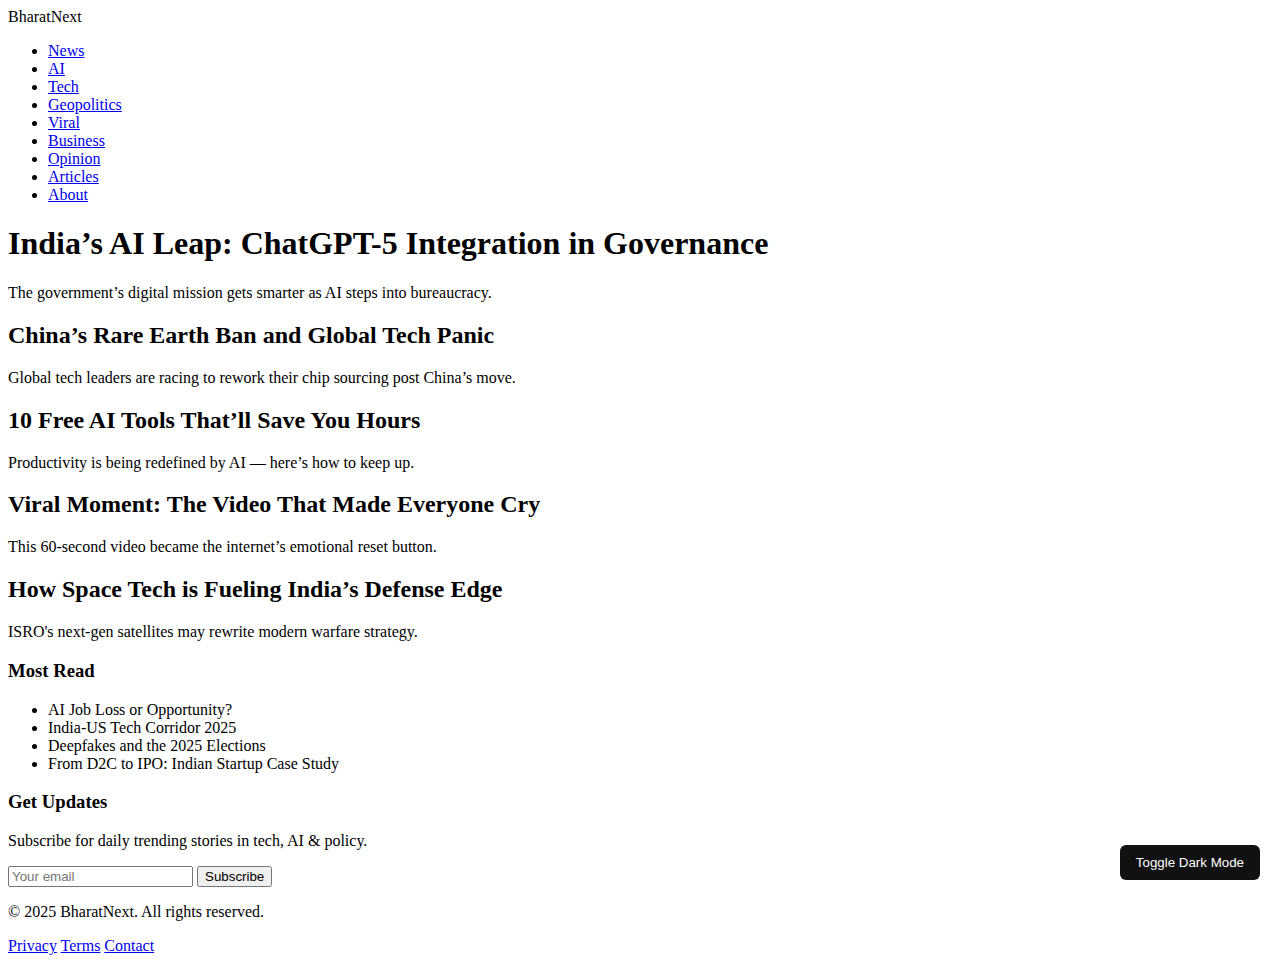
<file: articles/index.html>
<!DOCTYPE html>
<html lang="en">
<head>
  <meta charset="UTF-8">
  <meta name="viewport" content="width=device-width, initial-scale=1.0">
  <meta name="description" content="BharatNext - Tech, AI, Geopolitics, Viral News & Insights">
  <meta name="author" content="BharatNext Team">
  <meta name="keywords" content="BharatNext, tech news, AI updates, geopolitics, India news, trending India, Bharat AI">
  <meta name="robots" content="index, follow">
  <meta name="theme-color" content="#ffffff">
  <meta property="og:title" content="BharatNext - Breaking Tech, AI & Geopolitics News">
  <meta property="og:description" content="Get the latest in AI, tech, geopolitics, viral news, and Indian current affairs">
  <meta property="og:type" content="website">
  <meta property="og:url" content="https://bharatnextai.github.io/BharatNext/">
  <meta property="og:image" content="https://bharatnextai.github.io/BharatNext/og-image.jpg">
  <meta name="twitter:card" content="summary_large_image">
  <meta name="twitter:title" content="BharatNext - Tech. AI. Geopolitics.">
  <meta name="twitter:description" content="Your next-gen Indian news platform for trending stories.">
  <meta name="twitter:image" content="https://bharatnextai.github.io/BharatNext/og-image.jpg">
  <link rel="canonical" href="https://bharatnextai.github.io/BharatNext/" />
  <link rel="icon" href="/favicon.ico" type="image/x-icon">
  <title>BharatNext - Breaking Tech, AI & Geopolitics News</title>
  <link rel="stylesheet" href="style.css">
  <link href="https://fonts.googleapis.com/css2?family=Inter:wght@400;600;700&display=swap" rel="stylesheet">
</head>
<body>
  <header class="site-header">
    <div class="logo">BharatNext</div>
    <nav class="main-nav">
      <ul>
        <li><a href="#">News</a></li>
        <li><a href="#ai">AI</a></li>
        <li><a href="#tech">Tech</a></li>
        <li><a href="#geo">Geopolitics</a></li>
        <li><a href="#viral">Viral</a></li>
        <li><a href="#business">Business</a></li>
        <li><a href="#opinion">Opinion</a></li>
		<li><a href="articles/rise-of-ai-in-india.html">Articles</a></li>
        <li><a href="#about">About</a></li>
      </ul>
    </nav>
  </header>

  <main class="container">
    <section class="featured">
      <article class="featured-article">
        <h1>India’s AI Leap: ChatGPT-5 Integration in Governance</h1>
        <p>The government’s digital mission gets smarter as AI steps into bureaucracy.</p>
      </article>
    </section>

    <section class="grid news-grid">
      <article class="news-card">
        <h2>China’s Rare Earth Ban and Global Tech Panic</h2>
        <p>Global tech leaders are racing to rework their chip sourcing post China’s move.</p>
      </article>
      <article class="news-card">
        <h2>10 Free AI Tools That’ll Save You Hours</h2>
        <p>Productivity is being redefined by AI — here’s how to keep up.</p>
      </article>
      <article class="news-card">
        <h2>Viral Moment: The Video That Made Everyone Cry</h2>
        <p>This 60-second video became the internet’s emotional reset button.</p>
      </article>
      <article class="news-card">
        <h2>How Space Tech is Fueling India’s Defense Edge</h2>
        <p>ISRO's next-gen satellites may rewrite modern warfare strategy.</p>
      </article>
    </section>

    <aside class="sidebar">
      <h3>Most Read</h3>
      <ul>
        <li>AI Job Loss or Opportunity?</li>
        <li>India-US Tech Corridor 2025</li>
        <li>Deepfakes and the 2025 Elections</li>
        <li>From D2C to IPO: Indian Startup Case Study</li>
      </ul>

      <div class="newsletter-box">
        <h3>Get Updates</h3>
        <p>Subscribe for daily trending stories in tech, AI & policy.</p>
        <form>
          <input type="email" placeholder="Your email" required>
          <button type="submit">Subscribe</button>
        </form>
      </div>
    </aside>
  </main>

  <footer class="site-footer">
    <p>&copy; 2025 BharatNext. All rights reserved.</p>
    <nav class="footer-nav">
      <a href="#">Privacy</a>
      <a href="#">Terms</a>
      <a href="#">Contact</a>
    </nav>
  </footer>

  <!-- Dark Mode Toggle Button and Script -->
  <button id="darkModeToggle" style="position: fixed; bottom: 20px; right: 20px; padding: 10px 16px; background: #111; color: #fff; border: none; border-radius: 6px; cursor: pointer; z-index: 999;">
    Toggle Dark Mode
  </button>
  <script>
    const toggleBtn = document.getElementById('darkModeToggle');
    toggleBtn.addEventListener('click', () => {
      document.body.classList.toggle('dark-mode');
      localStorage.setItem('dark-mode', document.body.classList.contains('dark-mode'));
    });
    if (localStorage.getItem('dark-mode') === 'true') {
      document.body.classList.add('dark-mode');
    }
  </script>

  <!-- Google Analytics -->
  <script async src="https://www.googletagmanager.com/gtag/js?id=G-XXXXXXXXXX"></script>
  <script>
    window.dataLayer = window.dataLayer || [];
    function gtag(){dataLayer.push(arguments);}
    gtag('js', new Date());
    gtag('config', 'G-XXXXXXXXXX');
  </script>
</body>
</html>
</file>
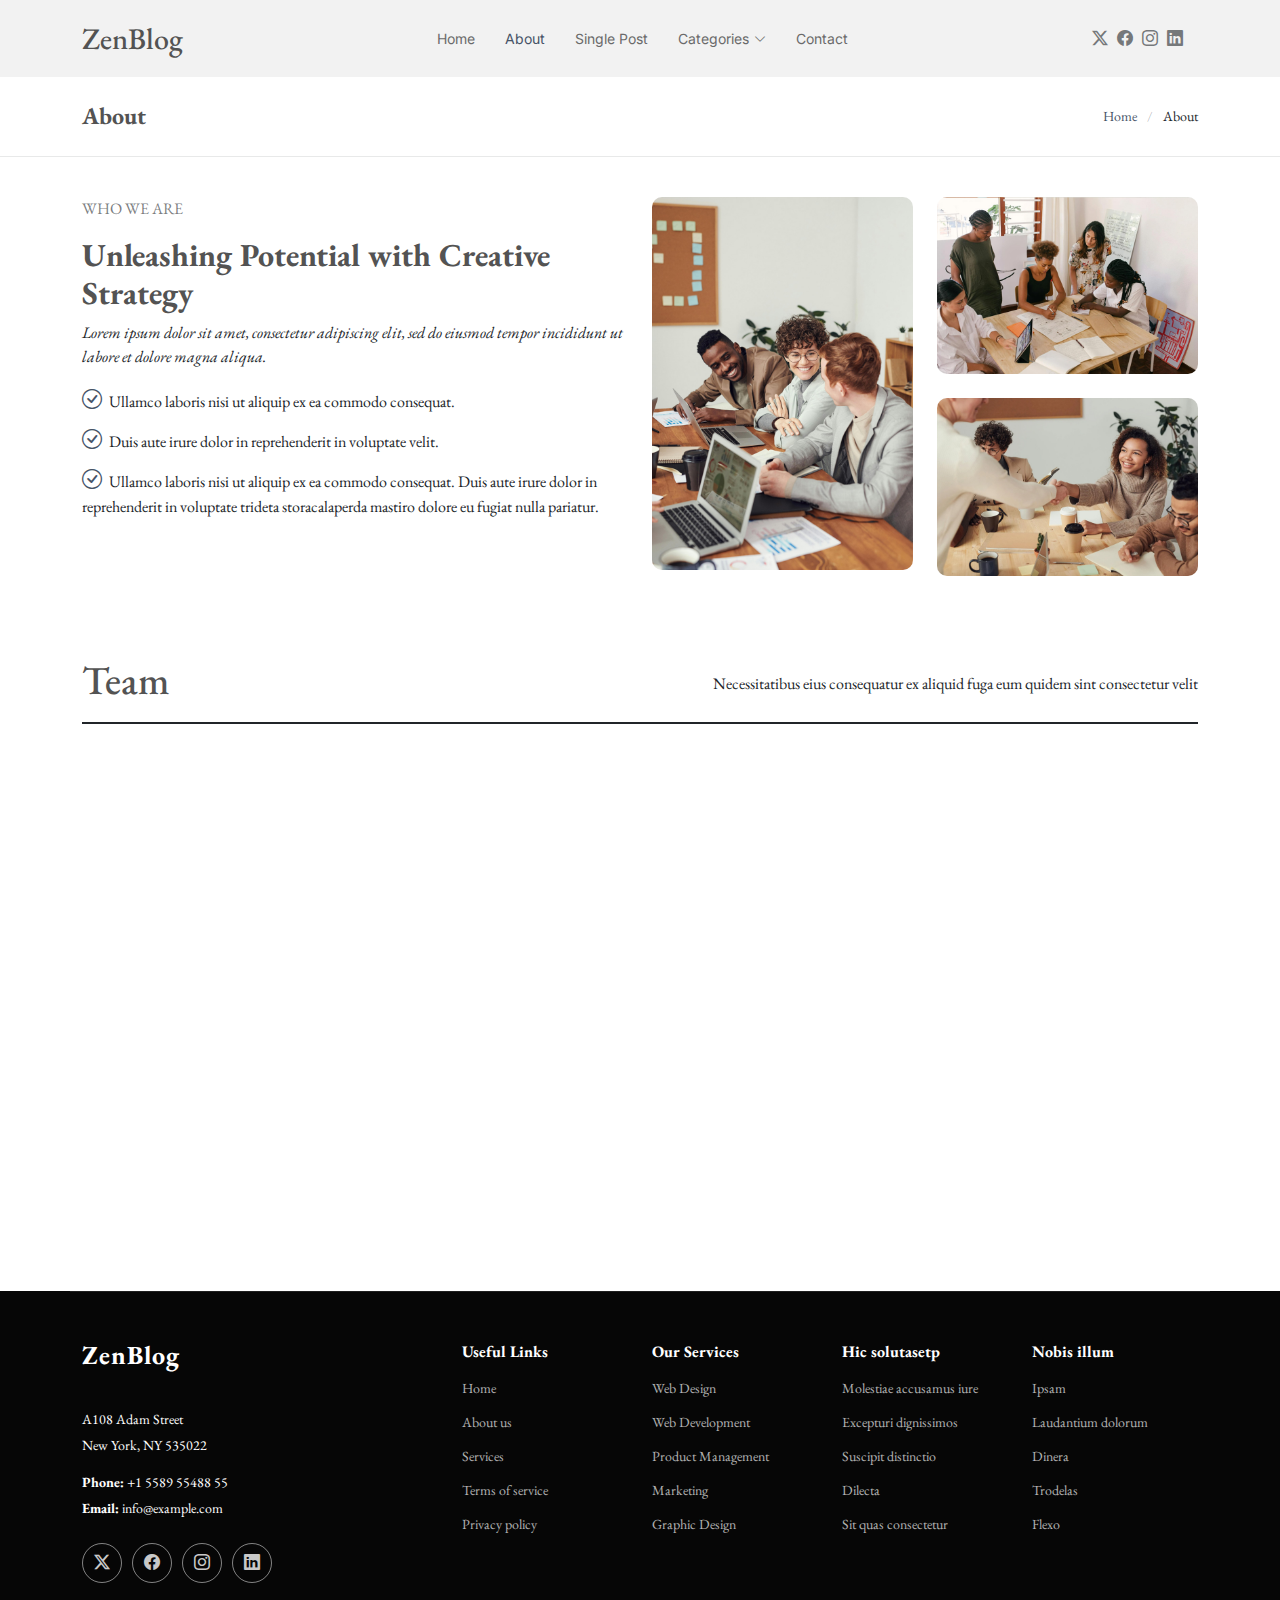
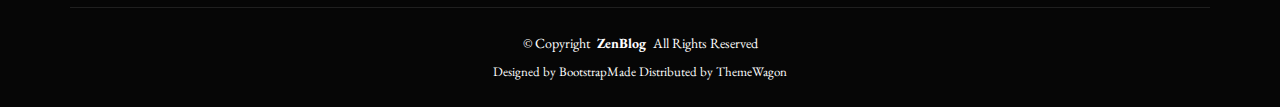
<file: about.html>
<!DOCTYPE html>
<html lang="en">

<head>
  <meta charset="utf-8">
  <meta content="width=device-width, initial-scale=1.0" name="viewport">
  <title>About - ZenBlog Bootstrap Template</title>
  <meta name="description" content="">
  <meta name="keywords" content="">

  <!-- Favicons -->
  <link href="assets/img/favicon.png" rel="icon">
  <link href="assets/img/apple-touch-icon.png" rel="apple-touch-icon">

  <!-- Fonts -->
  <link href="https://fonts.googleapis.com" rel="preconnect">
  <link href="https://fonts.gstatic.com" rel="preconnect" crossorigin>
  <link href="https://fonts.googleapis.com/css2?family=Inter:wght@100;200;300;400;500;600;700;800;900&family=EB+Garamond:ital,wght@0,400;0,500;0,600;0,700;0,800;1,400;1,500;1,600;1,700;1,800&display=swap" rel="stylesheet">

  <!-- Vendor CSS Files -->
  <link href="assets/vendor/bootstrap/css/bootstrap.min.css" rel="stylesheet">
  <link href="assets/vendor/bootstrap-icons/bootstrap-icons.css" rel="stylesheet">
  <link href="assets/vendor/aos/aos.css" rel="stylesheet">
  <link href="assets/vendor/swiper/swiper-bundle.min.css" rel="stylesheet">

  <!-- Main CSS File -->
  <link href="assets/css/main.css" rel="stylesheet">

  <!-- =======================================================
  * Template Name: ZenBlog
  * Template URL: https://bootstrapmade.com/zenblog-bootstrap-blog-template/
  * Updated: Aug 08 2024 with Bootstrap v5.3.3
  * Author: BootstrapMade.com
  * License: https://bootstrapmade.com/license/
  ======================================================== -->
</head>

<body class="about-page">

  <header id="header" class="header d-flex align-items-center sticky-top">
    <div class="container position-relative d-flex align-items-center justify-content-between">

      <a href="index.html" class="logo d-flex align-items-center me-auto me-xl-0">
        <!-- Uncomment the line below if you also wish to use an image logo -->
        <!-- <img src="assets/img/logo.png" alt=""> -->
        <h1 class="sitename">ZenBlog</h1>
      </a>

      <nav id="navmenu" class="navmenu">
        <ul>
          <li><a href="index.html">Home</a></li>
          <li><a href="about.html" class="active">About</a></li>
          <li><a href="single-post.html">Single Post</a></li>
          <li class="dropdown"><a href="#"><span>Categories</span> <i class="bi bi-chevron-down toggle-dropdown"></i></a>
            <ul>
              <li><a href="category.html">Category 1</a></li>
              <li class="dropdown"><a href="#"><span>Deep Dropdown</span> <i class="bi bi-chevron-down toggle-dropdown"></i></a>
                <ul>
                  <li><a href="#">Deep Dropdown 1</a></li>
                  <li><a href="#">Deep Dropdown 2</a></li>
                  <li><a href="#">Deep Dropdown 3</a></li>
                  <li><a href="#">Deep Dropdown 4</a></li>
                  <li><a href="#">Deep Dropdown 5</a></li>
                </ul>
              </li>
              <li><a href="category.html">Category 2</a></li>
              <li><a href="category.html">Category 3</a></li>
              <li><a href="category.html">Category 4</a></li>
            </ul>
          </li>
          <li><a href="contact.html">Contact</a></li>
        </ul>
        <i class="mobile-nav-toggle d-xl-none bi bi-list"></i>
      </nav>

      <div class="header-social-links">
        <a href="#" class="twitter"><i class="bi bi-twitter-x"></i></a>
        <a href="#" class="facebook"><i class="bi bi-facebook"></i></a>
        <a href="#" class="instagram"><i class="bi bi-instagram"></i></a>
        <a href="#" class="linkedin"><i class="bi bi-linkedin"></i></a>
      </div>

    </div>
  </header>

  <main class="main">

    <!-- Page Title -->
    <div class="page-title">
      <div class="container d-lg-flex justify-content-between align-items-center">
        <h1 class="mb-2 mb-lg-0">About</h1>
        <nav class="breadcrumbs">
          <ol>
            <li><a href="index.html">Home</a></li>
            <li class="current">About</li>
          </ol>
        </nav>
      </div>
    </div><!-- End Page Title -->

    <!-- About Section -->
    <section id="about" class="about section">

      <div class="container">

        <div class="row gy-4">

          <div class="col-lg-6 content" data-aos="fade-up" data-aos-delay="100">
            <p class="who-we-are">Who We Are</p>
            <h3>Unleashing Potential with Creative Strategy</h3>
            <p class="fst-italic">
              Lorem ipsum dolor sit amet, consectetur adipiscing elit, sed do eiusmod tempor incididunt ut labore et dolore
              magna aliqua.
            </p>
            <ul>
              <li><i class="bi bi-check-circle"></i> <span>Ullamco laboris nisi ut aliquip ex ea commodo consequat.</span></li>
              <li><i class="bi bi-check-circle"></i> <span>Duis aute irure dolor in reprehenderit in voluptate velit.</span></li>
              <li><i class="bi bi-check-circle"></i> <span>Ullamco laboris nisi ut aliquip ex ea commodo consequat. Duis aute irure dolor in reprehenderit in voluptate trideta storacalaperda mastiro dolore eu fugiat nulla pariatur.</span></li>
            </ul>
          </div>

          <div class="col-lg-6 about-images" data-aos="fade-up" data-aos-delay="200">
            <div class="row gy-4">
              <div class="col-lg-6">
                <img src="assets/img/about-company-1.jpg" class="img-fluid" alt="">
              </div>
              <div class="col-lg-6">
                <div class="row gy-4">
                  <div class="col-lg-12">
                    <img src="assets/img/about-company-2.jpg" class="img-fluid" alt="">
                  </div>
                  <div class="col-lg-12">
                    <img src="assets/img/about-company-3.jpg" class="img-fluid" alt="">
                  </div>
                </div>
              </div>
            </div>

          </div>

        </div>

      </div>
    </section><!-- /About Section -->

    <!-- Team Section -->
    <section id="team" class="team section">

      <!-- Section Title -->
      <div class="container section-title" data-aos="fade-up">
        <div class="section-title-container d-flex align-items-center justify-content-between">
          <h2>Team</h2>
          <p>Necessitatibus eius consequatur ex aliquid fuga eum quidem sint consectetur velit</p>
        </div>
      </div><!-- End Section Title -->

      <div class="container">

        <div class="row gy-4">

          <div class="col-lg-6" data-aos="fade-up" data-aos-delay="100">
            <div class="team-member d-flex align-items-start">
              <div class="pic"><img src="assets/img/team/team-1.jpg" class="img-fluid" alt=""></div>
              <div class="member-info">
                <h4>Walter White</h4>
                <span>Chief Executive Officer</span>
                <p>Explicabo voluptatem mollitia et repellat qui dolorum quasi</p>
                <div class="social">
                  <a href=""><i class="bi bi-twitter-x"></i></a>
                  <a href=""><i class="bi bi-facebook"></i></a>
                  <a href=""><i class="bi bi-instagram"></i></a>
                  <a href=""> <i class="bi bi-linkedin"></i> </a>
                </div>
              </div>
            </div>
          </div><!-- End Team Member -->

          <div class="col-lg-6" data-aos="fade-up" data-aos-delay="200">
            <div class="team-member d-flex align-items-start">
              <div class="pic"><img src="assets/img/team/team-2.jpg" class="img-fluid" alt=""></div>
              <div class="member-info">
                <h4>Sarah Jhonson</h4>
                <span>Product Manager</span>
                <p>Aut maiores voluptates amet et quis praesentium qui senda para</p>
                <div class="social">
                  <a href=""><i class="bi bi-twitter-x"></i></a>
                  <a href=""><i class="bi bi-facebook"></i></a>
                  <a href=""><i class="bi bi-instagram"></i></a>
                  <a href=""> <i class="bi bi-linkedin"></i> </a>
                </div>
              </div>
            </div>
          </div><!-- End Team Member -->

          <div class="col-lg-6" data-aos="fade-up" data-aos-delay="300">
            <div class="team-member d-flex align-items-start">
              <div class="pic"><img src="assets/img/team/team-3.jpg" class="img-fluid" alt=""></div>
              <div class="member-info">
                <h4>William Anderson</h4>
                <span>CTO</span>
                <p>Quisquam facilis cum velit laborum corrupti fuga rerum quia</p>
                <div class="social">
                  <a href=""><i class="bi bi-twitter-x"></i></a>
                  <a href=""><i class="bi bi-facebook"></i></a>
                  <a href=""><i class="bi bi-instagram"></i></a>
                  <a href=""> <i class="bi bi-linkedin"></i> </a>
                </div>
              </div>
            </div>
          </div><!-- End Team Member -->

          <div class="col-lg-6" data-aos="fade-up" data-aos-delay="400">
            <div class="team-member d-flex align-items-start">
              <div class="pic"><img src="assets/img/team/team-4.jpg" class="img-fluid" alt=""></div>
              <div class="member-info">
                <h4>Amanda Jepson</h4>
                <span>Accountant</span>
                <p>Dolorum tempora officiis odit laborum officiis et et accusamus</p>
                <div class="social">
                  <a href=""><i class="bi bi-twitter-x"></i></a>
                  <a href=""><i class="bi bi-facebook"></i></a>
                  <a href=""><i class="bi bi-instagram"></i></a>
                  <a href=""> <i class="bi bi-linkedin"></i> </a>
                </div>
              </div>
            </div>
          </div><!-- End Team Member -->

        </div>

      </div>

    </section><!-- /Team Section -->

  </main>

  <footer id="footer" class="footer dark-background">

    <div class="container footer-top">
      <div class="row gy-4">
        <div class="col-lg-4 col-md-6 footer-about">
          <a href="index.html" class="logo d-flex align-items-center">
            <span class="sitename">ZenBlog</span>
          </a>
          <div class="footer-contact pt-3">
            <p>A108 Adam Street</p>
            <p>New York, NY 535022</p>
            <p class="mt-3"><strong>Phone:</strong> <span>+1 5589 55488 55</span></p>
            <p><strong>Email:</strong> <span>info@example.com</span></p>
          </div>
          <div class="social-links d-flex mt-4">
            <a href=""><i class="bi bi-twitter-x"></i></a>
            <a href=""><i class="bi bi-facebook"></i></a>
            <a href=""><i class="bi bi-instagram"></i></a>
            <a href=""><i class="bi bi-linkedin"></i></a>
          </div>
        </div>

        <div class="col-lg-2 col-md-3 footer-links">
          <h4>Useful Links</h4>
          <ul>
            <li><a href="#">Home</a></li>
            <li><a href="#">About us</a></li>
            <li><a href="#">Services</a></li>
            <li><a href="#">Terms of service</a></li>
            <li><a href="#">Privacy policy</a></li>
          </ul>
        </div>

        <div class="col-lg-2 col-md-3 footer-links">
          <h4>Our Services</h4>
          <ul>
            <li><a href="#">Web Design</a></li>
            <li><a href="#">Web Development</a></li>
            <li><a href="#">Product Management</a></li>
            <li><a href="#">Marketing</a></li>
            <li><a href="#">Graphic Design</a></li>
          </ul>
        </div>

        <div class="col-lg-2 col-md-3 footer-links">
          <h4>Hic solutasetp</h4>
          <ul>
            <li><a href="#">Molestiae accusamus iure</a></li>
            <li><a href="#">Excepturi dignissimos</a></li>
            <li><a href="#">Suscipit distinctio</a></li>
            <li><a href="#">Dilecta</a></li>
            <li><a href="#">Sit quas consectetur</a></li>
          </ul>
        </div>

        <div class="col-lg-2 col-md-3 footer-links">
          <h4>Nobis illum</h4>
          <ul>
            <li><a href="#">Ipsam</a></li>
            <li><a href="#">Laudantium dolorum</a></li>
            <li><a href="#">Dinera</a></li>
            <li><a href="#">Trodelas</a></li>
            <li><a href="#">Flexo</a></li>
          </ul>
        </div>

      </div>
    </div>

    <div class="container copyright text-center mt-4">
      <p>© <span>Copyright</span> <strong class="px-1 sitename">ZenBlog</strong> <span>All Rights Reserved</span></p>
      <div class="credits">
        <!-- All the links in the footer should remain intact. -->
        <!-- You can delete the links only if you've purchased the pro version. -->
        <!-- Licensing information: https://bootstrapmade.com/license/ -->
        <!-- Purchase the pro version with working PHP/AJAX contact form: [buy-url] -->
        Designed by <a href="https://bootstrapmade.com/">BootstrapMade</a> Distributed by <a href=“https://themewagon.com>ThemeWagon
      </div>
    </div>

  </footer>

  <!-- Scroll Top -->
  <a href="#" id="scroll-top" class="scroll-top d-flex align-items-center justify-content-center"><i class="bi bi-arrow-up-short"></i></a>

  <!-- Preloader -->
  <div id="preloader"></div>

  <!-- Vendor JS Files -->
  <script src="assets/vendor/bootstrap/js/bootstrap.bundle.min.js"></script>
  <script src="assets/vendor/php-email-form/validate.js"></script>
  <script src="assets/vendor/aos/aos.js"></script>
  <script src="assets/vendor/swiper/swiper-bundle.min.js"></script>

  <!-- Main JS File -->
  <script src="assets/js/main.js"></script>

</body>

</html>
</file>
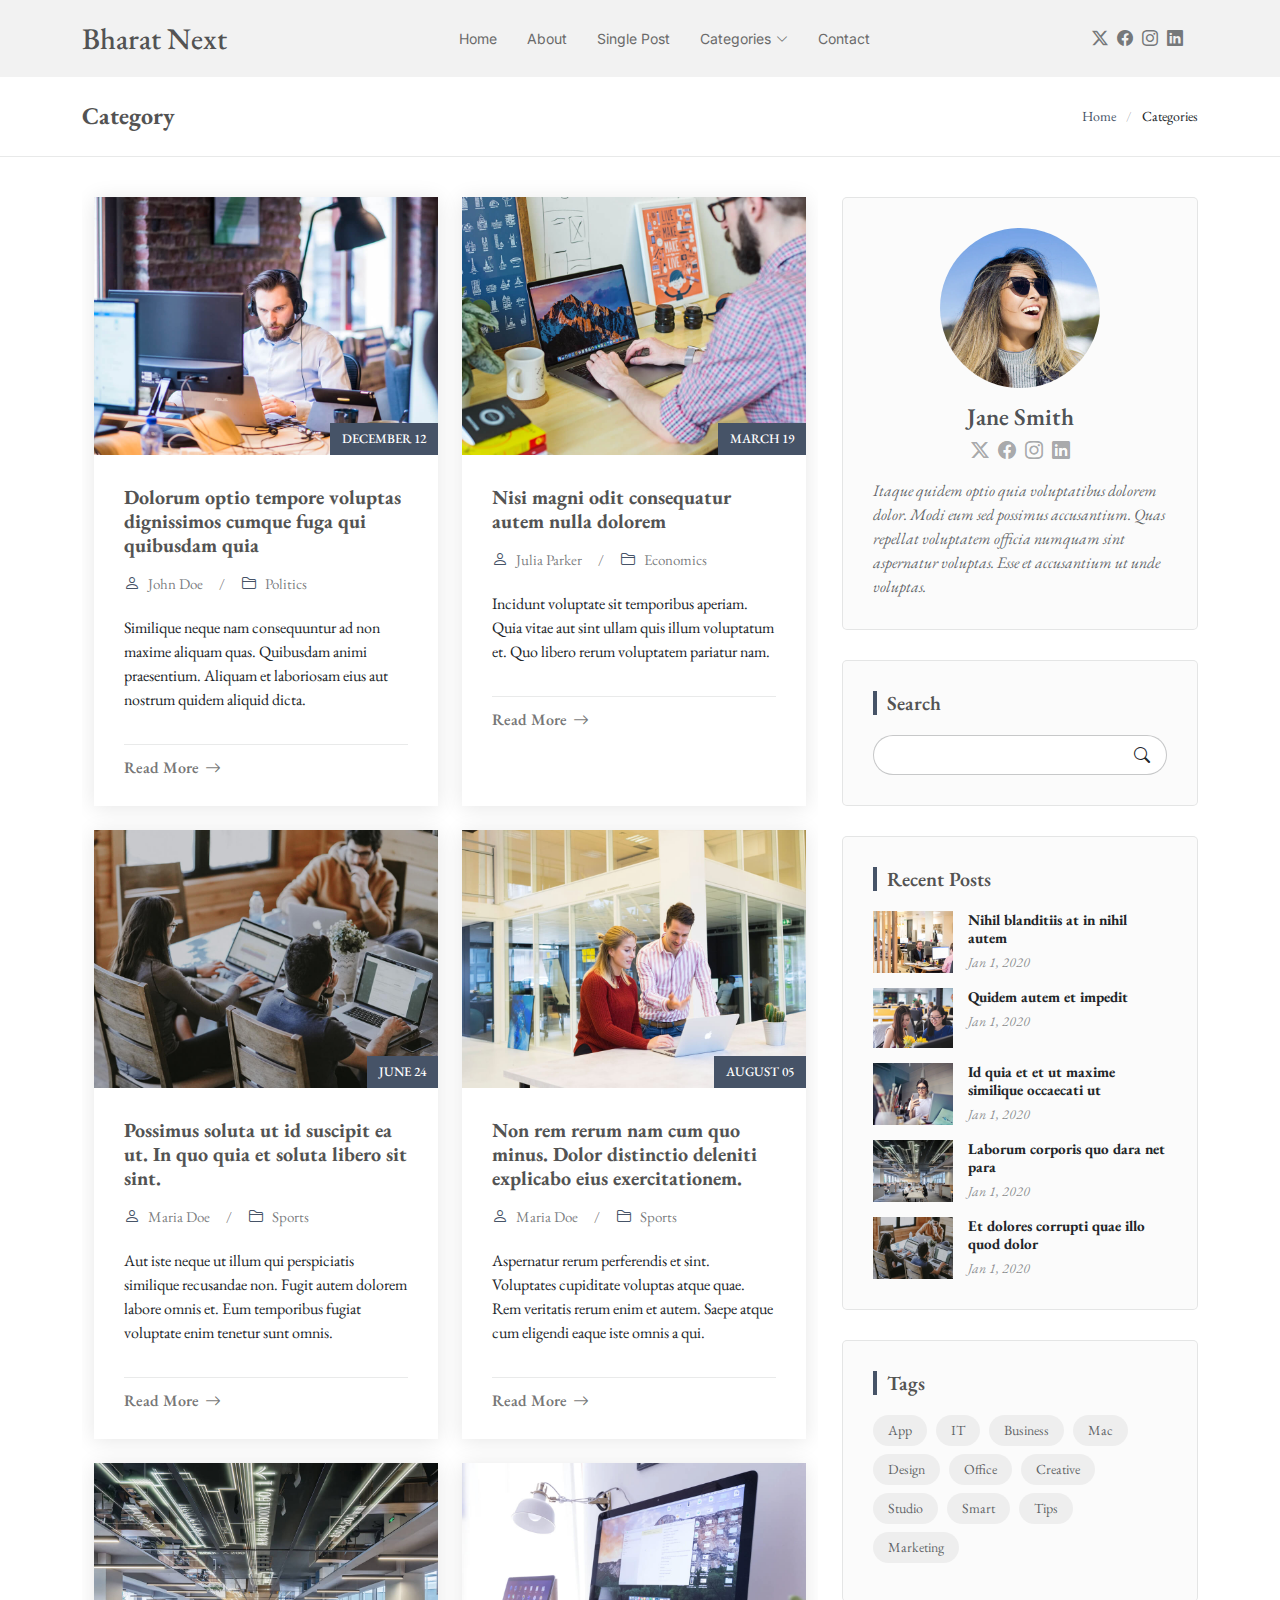
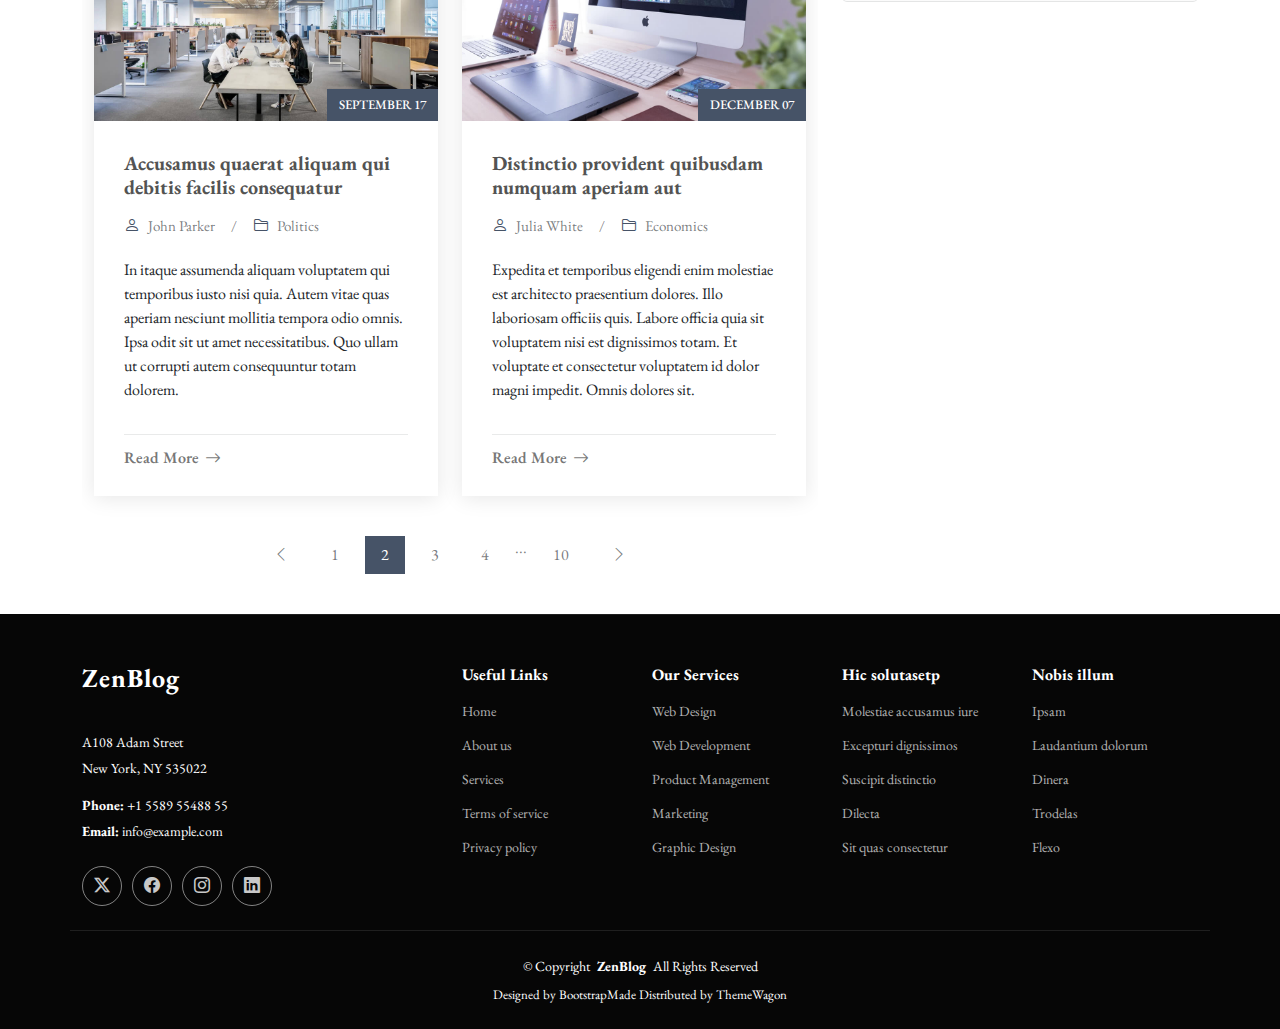
<file: category.html>
<!DOCTYPE html>
<html lang="en">

<head>
  <meta charset="utf-8">
  <meta content="width=device-width, initial-scale=1.0" name="viewport">
  <title>Category - ZenBlog Bootstrap Template</title>
  <meta name="description" content="">
  <meta name="keywords" content="">

  <!-- Favicons -->
  <link href="assets/img/favicon.png" rel="icon">
  <link href="assets/img/apple-touch-icon.png" rel="apple-touch-icon">

  <!-- Fonts -->
  <link href="https://fonts.googleapis.com" rel="preconnect">
  <link href="https://fonts.gstatic.com" rel="preconnect" crossorigin>
  <link href="https://fonts.googleapis.com/css2?family=Inter:wght@100;200;300;400;500;600;700;800;900&family=EB+Garamond:ital,wght@0,400;0,500;0,600;0,700;0,800;1,400;1,500;1,600;1,700;1,800&display=swap" rel="stylesheet">

  <!-- Vendor CSS Files -->
  <link href="assets/vendor/bootstrap/css/bootstrap.min.css" rel="stylesheet">
  <link href="assets/vendor/bootstrap-icons/bootstrap-icons.css" rel="stylesheet">
  <link href="assets/vendor/aos/aos.css" rel="stylesheet">
  <link href="assets/vendor/swiper/swiper-bundle.min.css" rel="stylesheet">

  <!-- Main CSS File -->
  <link href="assets/css/main.css" rel="stylesheet">

  <!-- =======================================================
  * Template Name: ZenBlog
  * Template URL: https://bootstrapmade.com/zenblog-bootstrap-blog-template/
  * Updated: Aug 08 2024 with Bootstrap v5.3.3
  * Author: BootstrapMade.com
  * License: https://bootstrapmade.com/license/
  ======================================================== -->
</head>

<body class="category-page">

  <header id="header" class="header d-flex align-items-center sticky-top">
    <div class="container position-relative d-flex align-items-center justify-content-between">

      <a href="index.html" class="logo d-flex align-items-center me-auto me-xl-0">
        <!-- Uncomment the line below if you also wish to use an image logo -->
        <!-- <img src="assets/img/logo.png" alt=""> -->
        <h1 class="sitename">Bharat Next</h1>
      </a>

      <nav id="navmenu" class="navmenu">
        <ul>
          <li><a href="index.html">Home</a></li>
          <li><a href="about.html">About</a></li>
          <li><a href="single-post.html">Single Post</a></li>
          <li class="dropdown"><a href="#"><span>Categories</span> <i class="bi bi-chevron-down toggle-dropdown"></i></a>
            <ul>
              <li><a href="category.html" class="active">Category 1</a></li>
              <li class="dropdown"><a href="#"><span>Deep Dropdown</span> <i class="bi bi-chevron-down toggle-dropdown"></i></a>
                <ul>
                  <li><a href="#">Deep Dropdown 1</a></li>
                  <li><a href="#">Deep Dropdown 2</a></li>
                  <li><a href="#">Deep Dropdown 3</a></li>
                  <li><a href="#">Deep Dropdown 4</a></li>
                  <li><a href="#">Deep Dropdown 5</a></li>
                </ul>
              </li>
              <li><a href="category.html" class="active">Category 2</a></li>
              <li><a href="category.html" class="active">Category 3</a></li>
              <li><a href="category.html" class="active">Category 4</a></li>
            </ul>
          </li>
          <li><a href="contact.html">Contact</a></li>
        </ul>
        <i class="mobile-nav-toggle d-xl-none bi bi-list"></i>
      </nav>

      <div class="header-social-links">
        <a href="#" class="twitter"><i class="bi bi-twitter-x"></i></a>
        <a href="#" class="facebook"><i class="bi bi-facebook"></i></a>
        <a href="#" class="instagram"><i class="bi bi-instagram"></i></a>
        <a href="#" class="linkedin"><i class="bi bi-linkedin"></i></a>
      </div>

    </div>
  </header>

  <main class="main">

    <!-- Page Title -->
    <div class="page-title position-relative">
      <div class="container d-lg-flex justify-content-between align-items-center">
        <h1 class="mb-2 mb-lg-0">Category</h1>
        <nav class="breadcrumbs">
          <ol>
            <li><a href="index.html">Home</a></li>
            <li class="current">Categories</li>
          </ol>
        </nav>
      </div>
    </div><!-- End Page Title -->

    <div class="container">
      <div class="row">

        <div class="col-lg-8">

          <!-- Blog Posts Section -->
          <section id="blog-posts" class="blog-posts section">

            <div class="container">
              <div class="row gy-4">

                <div class="col-lg-6">
                  <article class="position-relative h-100">

                    <div class="post-img position-relative overflow-hidden">
                      <img src="assets/img/blog/blog-1.jpg" class="img-fluid" alt="">
                      <span class="post-date">December 12</span>
                    </div>

                    <div class="post-content d-flex flex-column">

                      <h3 class="post-title">Dolorum optio tempore voluptas dignissimos cumque fuga qui quibusdam quia</h3>

                      <div class="meta d-flex align-items-center">
                        <div class="d-flex align-items-center">
                          <i class="bi bi-person"></i> <span class="ps-2">John Doe</span>
                        </div>
                        <span class="px-3 text-black-50">/</span>
                        <div class="d-flex align-items-center">
                          <i class="bi bi-folder2"></i> <span class="ps-2">Politics</span>
                        </div>
                      </div>

                      <p>
                        Similique neque nam consequuntur ad non maxime aliquam quas. Quibusdam animi praesentium. Aliquam et laboriosam eius aut nostrum quidem aliquid dicta.
                      </p>

                      <hr>

                      <a href="blog-details.html" class="readmore stretched-link"><span>Read More</span><i class="bi bi-arrow-right"></i></a>

                    </div>

                  </article>
                </div><!-- End post list item -->

                <div class="col-lg-6">
                  <article class="position-relative h-100">

                    <div class="post-img position-relative overflow-hidden">
                      <img src="assets/img/blog/blog-2.jpg" class="img-fluid" alt="">
                      <span class="post-date">March 19</span>
                    </div>

                    <div class="post-content d-flex flex-column">

                      <h3 class="post-title">Nisi magni odit consequatur autem nulla dolorem</h3>

                      <div class="meta d-flex align-items-center">
                        <div class="d-flex align-items-center">
                          <i class="bi bi-person"></i> <span class="ps-2">Julia Parker</span>
                        </div>
                        <span class="px-3 text-black-50">/</span>
                        <div class="d-flex align-items-center">
                          <i class="bi bi-folder2"></i> <span class="ps-2">Economics</span>
                        </div>
                      </div>

                      <p>
                        Incidunt voluptate sit temporibus aperiam. Quia vitae aut sint ullam quis illum voluptatum et. Quo libero rerum voluptatem pariatur nam.
                      </p>

                      <hr>

                      <a href="blog-details.html" class="readmore stretched-link"><span>Read More</span><i class="bi bi-arrow-right"></i></a>

                    </div>

                  </article>
                </div><!-- End post list item -->

                <div class="col-lg-6">
                  <article class="position-relative h-100">

                    <div class="post-img position-relative overflow-hidden">
                      <img src="assets/img/blog/blog-3.jpg" class="img-fluid" alt="">
                      <span class="post-date">June 24</span>
                    </div>

                    <div class="post-content d-flex flex-column">

                      <h3 class="post-title">Possimus soluta ut id suscipit ea ut. In quo quia et soluta libero sit sint.</h3>

                      <div class="meta d-flex align-items-center">
                        <div class="d-flex align-items-center">
                          <i class="bi bi-person"></i> <span class="ps-2">Maria Doe</span>
                        </div>
                        <span class="px-3 text-black-50">/</span>
                        <div class="d-flex align-items-center">
                          <i class="bi bi-folder2"></i> <span class="ps-2">Sports</span>
                        </div>
                      </div>

                      <p>
                        Aut iste neque ut illum qui perspiciatis similique recusandae non. Fugit autem dolorem labore omnis et. Eum temporibus fugiat voluptate enim tenetur sunt omnis.
                      </p>

                      <hr>

                      <a href="blog-details.html" class="readmore stretched-link"><span>Read More</span><i class="bi bi-arrow-right"></i></a>

                    </div>

                  </article>
                </div><!-- End post list item -->

                <div class="col-lg-6">
                  <article class="position-relative h-100">

                    <div class="post-img position-relative overflow-hidden">
                      <img src="assets/img/blog/blog-4.jpg" class="img-fluid" alt="">
                      <span class="post-date">August 05</span>
                    </div>

                    <div class="post-content d-flex flex-column">

                      <h3 class="post-title">Non rem rerum nam cum quo minus. Dolor distinctio deleniti explicabo eius exercitationem.</h3>

                      <div class="meta d-flex align-items-center">
                        <div class="d-flex align-items-center">
                          <i class="bi bi-person"></i> <span class="ps-2">Maria Doe</span>
                        </div>
                        <span class="px-3 text-black-50">/</span>
                        <div class="d-flex align-items-center">
                          <i class="bi bi-folder2"></i> <span class="ps-2">Sports</span>
                        </div>
                      </div>

                      <p>
                        Aspernatur rerum perferendis et sint. Voluptates cupiditate voluptas atque quae. Rem veritatis rerum enim et autem. Saepe atque cum eligendi eaque iste omnis a qui.
                      </p>

                      <hr>

                      <a href="blog-details.html" class="readmore stretched-link"><span>Read More</span><i class="bi bi-arrow-right"></i></a>

                    </div>

                  </article>
                </div><!-- End post list item -->

                <div class="col-lg-6">
                  <article class="position-relative h-100">

                    <div class="post-img position-relative overflow-hidden">
                      <img src="assets/img/blog/blog-5.jpg" class="img-fluid" alt="">
                      <span class="post-date">September 17</span>
                    </div>

                    <div class="post-content d-flex flex-column">

                      <h3 class="post-title">Accusamus quaerat aliquam qui debitis facilis consequatur</h3>

                      <div class="meta d-flex align-items-center">
                        <div class="d-flex align-items-center">
                          <i class="bi bi-person"></i> <span class="ps-2">John Parker</span>
                        </div>
                        <span class="px-3 text-black-50">/</span>
                        <div class="d-flex align-items-center">
                          <i class="bi bi-folder2"></i> <span class="ps-2">Politics</span>
                        </div>
                      </div>

                      <p>
                        In itaque assumenda aliquam voluptatem qui temporibus iusto nisi quia. Autem vitae quas aperiam nesciunt mollitia tempora odio omnis. Ipsa odit sit ut amet necessitatibus. Quo ullam ut corrupti autem consequuntur totam dolorem.
                      </p>

                      <hr>

                      <a href="blog-details.html" class="readmore stretched-link"><span>Read More</span><i class="bi bi-arrow-right"></i></a>

                    </div>

                  </article>
                </div><!-- End post list item -->

                <div class="col-lg-6">
                  <article class="position-relative h-100">

                    <div class="post-img position-relative overflow-hidden">
                      <img src="assets/img/blog/blog-6.jpg" class="img-fluid" alt="">
                      <span class="post-date">December 07</span>
                    </div>

                    <div class="post-content d-flex flex-column">

                      <h3 class="post-title">Distinctio provident quibusdam numquam aperiam aut</h3>

                      <div class="meta d-flex align-items-center">
                        <div class="d-flex align-items-center">
                          <i class="bi bi-person"></i> <span class="ps-2">Julia White</span>
                        </div>
                        <span class="px-3 text-black-50">/</span>
                        <div class="d-flex align-items-center">
                          <i class="bi bi-folder2"></i> <span class="ps-2">Economics</span>
                        </div>
                      </div>

                      <p>
                        Expedita et temporibus eligendi enim molestiae est architecto praesentium dolores. Illo laboriosam officiis quis. Labore officia quia sit voluptatem nisi est dignissimos totam. Et voluptate et consectetur voluptatem id dolor magni impedit. Omnis dolores sit.
                      </p>

                      <hr>

                      <a href="blog-details.html" class="readmore stretched-link"><span>Read More</span><i class="bi bi-arrow-right"></i></a>

                    </div>

                  </article>
                </div><!-- End post list item -->

              </div>
            </div>

          </section><!-- /Blog Posts Section -->

          <!-- Blog Pagination Section -->
          <section id="blog-pagination" class="blog-pagination section">

            <div class="container">
              <div class="d-flex justify-content-center">
                <ul>
                  <li><a href="#"><i class="bi bi-chevron-left"></i></a></li>
                  <li><a href="#">1</a></li>
                  <li><a href="#" class="active">2</a></li>
                  <li><a href="#">3</a></li>
                  <li><a href="#">4</a></li>
                  <li>...</li>
                  <li><a href="#">10</a></li>
                  <li><a href="#"><i class="bi bi-chevron-right"></i></a></li>
                </ul>
              </div>
            </div>

          </section><!-- /Blog Pagination Section -->

        </div>

        <div class="col-lg-4 sidebar">

          <div class="widgets-container">

            <!-- Blog Author Widget 2 -->
            <div class="blog-author-widget-2 widget-item">

              <div class="d-flex flex-column align-items-center">
                <img src="assets/img/blog/blog-author.jpg" class="rounded-circle flex-shrink-0" alt="">
                <h4>Jane Smith</h4>
                <div class="social-links">
                  <a href="https://x.com/#"><i class="bi bi-twitter-x"></i></a>
                  <a href="https://facebook.com/#"><i class="bi bi-facebook"></i></a>
                  <a href="https://instagram.com/#"><i class="biu bi-instagram"></i></a>
                  <a href="https://instagram.com/#"><i class="biu bi-linkedin"></i></a>
                </div>

                <p>
                  Itaque quidem optio quia voluptatibus dolorem dolor. Modi eum sed possimus accusantium. Quas repellat voluptatem officia numquam sint aspernatur voluptas. Esse et accusantium ut unde voluptas.
                </p>

              </div>
            </div><!--/Blog Author Widget 2 -->

            <!-- Search Widget -->
            <div class="search-widget widget-item">

              <h3 class="widget-title">Search</h3>
              <form action="">
                <input type="text">
                <button type="submit" title="Search"><i class="bi bi-search"></i></button>
              </form>

            </div><!--/Search Widget -->

            <!-- Recent Posts Widget -->
            <div class="recent-posts-widget widget-item">

              <h3 class="widget-title">Recent Posts</h3>

              <div class="post-item">
                <img src="assets/img/blog/blog-recent-1.jpg" alt="" class="flex-shrink-0">
                <div>
                  <h4><a href="blog-details.html">Nihil blanditiis at in nihil autem</a></h4>
                  <time datetime="2020-01-01">Jan 1, 2020</time>
                </div>
              </div><!-- End recent post item-->

              <div class="post-item">
                <img src="assets/img/blog/blog-recent-2.jpg" alt="" class="flex-shrink-0">
                <div>
                  <h4><a href="blog-details.html">Quidem autem et impedit</a></h4>
                  <time datetime="2020-01-01">Jan 1, 2020</time>
                </div>
              </div><!-- End recent post item-->

              <div class="post-item">
                <img src="assets/img/blog/blog-recent-3.jpg" alt="" class="flex-shrink-0">
                <div>
                  <h4><a href="blog-details.html">Id quia et et ut maxime similique occaecati ut</a></h4>
                  <time datetime="2020-01-01">Jan 1, 2020</time>
                </div>
              </div><!-- End recent post item-->

              <div class="post-item">
                <img src="assets/img/blog/blog-recent-4.jpg" alt="" class="flex-shrink-0">
                <div>
                  <h4><a href="blog-details.html">Laborum corporis quo dara net para</a></h4>
                  <time datetime="2020-01-01">Jan 1, 2020</time>
                </div>
              </div><!-- End recent post item-->

              <div class="post-item">
                <img src="assets/img/blog/blog-recent-5.jpg" alt="" class="flex-shrink-0">
                <div>
                  <h4><a href="blog-details.html">Et dolores corrupti quae illo quod dolor</a></h4>
                  <time datetime="2020-01-01">Jan 1, 2020</time>
                </div>
              </div><!-- End recent post item-->

            </div><!--/Recent Posts Widget -->

            <!-- Tags Widget -->
            <div class="tags-widget widget-item">

              <h3 class="widget-title">Tags</h3>
              <ul>
                <li><a href="#">App</a></li>
                <li><a href="#">IT</a></li>
                <li><a href="#">Business</a></li>
                <li><a href="#">Mac</a></li>
                <li><a href="#">Design</a></li>
                <li><a href="#">Office</a></li>
                <li><a href="#">Creative</a></li>
                <li><a href="#">Studio</a></li>
                <li><a href="#">Smart</a></li>
                <li><a href="#">Tips</a></li>
                <li><a href="#">Marketing</a></li>
              </ul>

            </div><!--/Tags Widget -->

          </div>

        </div>

      </div>
    </div>

  </main>

  <footer id="footer" class="footer dark-background">

    <div class="container footer-top">
      <div class="row gy-4">
        <div class="col-lg-4 col-md-6 footer-about">
          <a href="index.html" class="logo d-flex align-items-center">
            <span class="sitename">ZenBlog</span>
          </a>
          <div class="footer-contact pt-3">
            <p>A108 Adam Street</p>
            <p>New York, NY 535022</p>
            <p class="mt-3"><strong>Phone:</strong> <span>+1 5589 55488 55</span></p>
            <p><strong>Email:</strong> <span>info@example.com</span></p>
          </div>
          <div class="social-links d-flex mt-4">
            <a href=""><i class="bi bi-twitter-x"></i></a>
            <a href=""><i class="bi bi-facebook"></i></a>
            <a href=""><i class="bi bi-instagram"></i></a>
            <a href=""><i class="bi bi-linkedin"></i></a>
          </div>
        </div>

        <div class="col-lg-2 col-md-3 footer-links">
          <h4>Useful Links</h4>
          <ul>
            <li><a href="#">Home</a></li>
            <li><a href="#">About us</a></li>
            <li><a href="#">Services</a></li>
            <li><a href="#">Terms of service</a></li>
            <li><a href="#">Privacy policy</a></li>
          </ul>
        </div>

        <div class="col-lg-2 col-md-3 footer-links">
          <h4>Our Services</h4>
          <ul>
            <li><a href="#">Web Design</a></li>
            <li><a href="#">Web Development</a></li>
            <li><a href="#">Product Management</a></li>
            <li><a href="#">Marketing</a></li>
            <li><a href="#">Graphic Design</a></li>
          </ul>
        </div>

        <div class="col-lg-2 col-md-3 footer-links">
          <h4>Hic solutasetp</h4>
          <ul>
            <li><a href="#">Molestiae accusamus iure</a></li>
            <li><a href="#">Excepturi dignissimos</a></li>
            <li><a href="#">Suscipit distinctio</a></li>
            <li><a href="#">Dilecta</a></li>
            <li><a href="#">Sit quas consectetur</a></li>
          </ul>
        </div>

        <div class="col-lg-2 col-md-3 footer-links">
          <h4>Nobis illum</h4>
          <ul>
            <li><a href="#">Ipsam</a></li>
            <li><a href="#">Laudantium dolorum</a></li>
            <li><a href="#">Dinera</a></li>
            <li><a href="#">Trodelas</a></li>
            <li><a href="#">Flexo</a></li>
          </ul>
        </div>

      </div>
    </div>

    <div class="container copyright text-center mt-4">
      <p>© <span>Copyright</span> <strong class="px-1 sitename">ZenBlog</strong> <span>All Rights Reserved</span></p>
      <div class="credits">
        <!-- All the links in the footer should remain intact. -->
        <!-- You can delete the links only if you've purchased the pro version. -->
        <!-- Licensing information: https://bootstrapmade.com/license/ -->
        <!-- Purchase the pro version with working PHP/AJAX contact form: [buy-url] -->
        Designed by <a href="https://bootstrapmade.com/">BootstrapMade</a> Distributed by <a href=“https://themewagon.com>ThemeWagon
      </div>
    </div>

  </footer>

  <!-- Scroll Top -->
  <a href="#" id="scroll-top" class="scroll-top d-flex align-items-center justify-content-center"><i class="bi bi-arrow-up-short"></i></a>

  <!-- Preloader -->
  <div id="preloader"></div>

  <!-- Vendor JS Files -->
  <script src="assets/vendor/bootstrap/js/bootstrap.bundle.min.js"></script>
  <script src="assets/vendor/php-email-form/validate.js"></script>
  <script src="assets/vendor/aos/aos.js"></script>
  <script src="assets/vendor/swiper/swiper-bundle.min.js"></script>

  <!-- Main JS File -->
  <script src="assets/js/main.js"></script>

</body>

</html>
</file>
<file: articles/style.css>
<!DOCTYPE html>
<html lang="en">
<head>
  <meta charset="UTF-8">
  <meta name="viewport" content="width=device-width, initial-scale=1.0">
  <meta name="description" content="BharatNext - Tech, AI, Geopolitics, Viral News & Insights">
  <meta name="author" content="BharatNext Team">
  <meta name="keywords" content="BharatNext, tech news, AI updates, geopolitics, India news, trending India, Bharat AI">
  <meta name="robots" content="index, follow">
  <meta name="theme-color" content="#ffffff">
  <meta property="og:title" content="BharatNext - Breaking Tech, AI & Geopolitics News">
  <meta property="og:description" content="Get the latest in AI, tech, geopolitics, viral news, and Indian current affairs">
  <meta property="og:type" content="website">
  <meta property="og:url" content="https://bharatnextai.github.io/BharatNext/">
  <meta property="og:image" content="https://bharatnextai.github.io/BharatNext/og-image.jpg">
  <meta name="twitter:card" content="summary_large_image">
  <meta name="twitter:title" content="BharatNext - Tech. AI. Geopolitics.">
  <meta name="twitter:description" content="Your next-gen Indian news platform for trending stories.">
  <meta name="twitter:image" content="https://bharatnextai.github.io/BharatNext/og-image.jpg">
  <link rel="canonical" href="https://bharatnextai.github.io/BharatNext/" />
  <link rel="icon" href="/favicon.ico" type="image/x-icon">
  <title>BharatNext - Breaking Tech, AI & Geopolitics News</title>
  <link rel="stylesheet" href="style.css">
  <link href="https://fonts.googleapis.com/css2?family=Inter:wght@400;600;700&display=swap" rel="stylesheet">
</head>
<body>
  <header class="site-header">
    <div class="logo">BharatNext</div>
    <nav class="main-nav">
      <ul>
        <li><a href="#">News</a></li>
        <li><a href="#ai">AI</a></li>
        <li><a href="#tech">Tech</a></li>
        <li><a href="#geo">Geopolitics</a></li>
        <li><a href="#viral">Viral</a></li>
        <li><a href="#business">Business</a></li>
        <li><a href="#opinion">Opinion</a></li>
        <li><a href="#about">About</a></li>
      </ul>
    </nav>
  </header>

  <main class="container">
    <section class="featured">
      <article class="featured-article">
        <h1>India’s AI Leap: ChatGPT-5 Integration in Governance</h1>
        <p>The government’s digital mission gets smarter as AI steps into bureaucracy.</p>
      </article>
    </section>

    <section class="grid news-grid">
      <article class="news-card">
        <h2>China’s Rare Earth Ban and Global Tech Panic</h2>
        <p>Global tech leaders are racing to rework their chip sourcing post China’s move.</p>
      </article>
      <article class="news-card">
        <h2>10 Free AI Tools That’ll Save You Hours</h2>
        <p>Productivity is being redefined by AI — here’s how to keep up.</p>
      </article>
      <article class="news-card">
        <h2>Viral Moment: The Video That Made Everyone Cry</h2>
        <p>This 60-second video became the internet’s emotional reset button.</p>
      </article>
      <article class="news-card">
        <h2>How Space Tech is Fueling India’s Defense Edge</h2>
        <p>ISRO's next-gen satellites may rewrite modern warfare strategy.</p>
      </article>
    </section>

    <aside class="sidebar">
      <h3>Most Read</h3>
      <ul>
        <li>AI Job Loss or Opportunity?</li>
        <li>India-US Tech Corridor 2025</li>
        <li>Deepfakes and the 2025 Elections</li>
        <li>From D2C to IPO: Indian Startup Case Study</li>
      </ul>

      <div class="newsletter-box">
        <h3>Get Updates</h3>
        <p>Subscribe for daily trending stories in tech, AI & policy.</p>
        <form>
          <input type="email" placeholder="Your email" required>
          <button type="submit">Subscribe</button>
        </form>
      </div>
    </aside>
  </main>

  <footer class="site-footer">
    <p>&copy; 2025 BharatNext. All rights reserved.</p>
    <nav class="footer-nav">
      <a href="#">Privacy</a>
      <a href="#">Terms</a>
      <a href="#">Contact</a>
    </nav>
  </footer>

  <!-- Dark Mode Toggle Button and Script -->
  <button id="darkModeToggle" style="position: fixed; bottom: 20px; right: 20px; padding: 10px 16px; background: #111; color: #fff; border: none; border-radius: 6px; cursor: pointer; z-index: 999;">
    Toggle Dark Mode
  </button>
  <script>
    const toggleBtn = document.getElementById('darkModeToggle');
    toggleBtn.addEventListener('click', () => {
      document.body.classList.toggle('dark-mode');
      localStorage.setItem('dark-mode', document.body.classList.contains('dark-mode'));
    });
    if (localStorage.getItem('dark-mode') === 'true') {
      document.body.classList.add('dark-mode');
    }
  </script>

  <!-- Google Analytics -->
  <script async src="https://www.googletagmanager.com/gtag/js?id=G-XXXXXXXXXX"></script>
  <script>
    window.dataLayer = window.dataLayer || [];
    function gtag(){dataLayer.push(arguments);}
    gtag('js', new Date());
    gtag('config', 'G-XXXXXXXXXX');
  </script>
</body>
</html>
</file>
<file: assets/css/main.css>
/**
* Template Name: ZenBlog
* Template URL: https://bootstrapmade.com/zenblog-bootstrap-blog-template/
* Updated: Aug 08 2024 with Bootstrap v5.3.3
* Author: BootstrapMade.com
* License: https://bootstrapmade.com/license/
*/

/*--------------------------------------------------------------
# Font & Color Variables
# Help: https://bootstrapmade.com/color-system/
--------------------------------------------------------------*/
/* Fonts */
:root {
  --default-font: "EB Garamond",  system-ui, -apple-system, "Segoe UI", Roboto, "Helvetica Neue", Arial, "Noto Sans", "Liberation Sans", sans-serif, "Apple Color Emoji", "Segoe UI Emoji", "Segoe UI Symbol", "Noto Color Emoji";
  --heading-font: "EB Garamond",  sans-serif;
  --nav-font: "Inter",  sans-serif;
}

/* Global Colors - The following color variables are used throughout the website. Updating them here will change the color scheme of the entire website */
:root { 
  --background-color: #ffffff; /* Background color for the entire website, including individual sections */
  --default-color: #212529; /* Default color used for the majority of the text content across the entire website */
  --heading-color: #535353; /* Color for headings, subheadings and title throughout the website */
  --accent-color: #465367; /* Accent color that represents your brand on the website. It's used for buttons, links, and other elements that need to stand out */
  --surface-color: #ffffff; /* The surface color is used as a background of boxed elements within sections, such as cards, icon boxes, or other elements that require a visual separation from the global background. */
  --contrast-color: #ffffff; /* Contrast color for text, ensuring readability against backgrounds of accent, heading, or default colors. */
}

/* Nav Menu Colors - The following color variables are used specifically for the navigation menu. They are separate from the global colors to allow for more customization options */
:root {
  --nav-color: #6a6a6a;  /* The default color of the main navmenu links */
  --nav-hover-color: #465367; /* Applied to main navmenu links when they are hovered over or active */
  --nav-mobile-background-color: #ffffff; /* Used as the background color for mobile navigation menu */
  --nav-dropdown-background-color: #ffffff; /* Used as the background color for dropdown items that appear when hovering over primary navigation items */
  --nav-dropdown-color: #6a6a6a; /* Used for navigation links of the dropdown items in the navigation menu. */
  --nav-dropdown-hover-color: #465367; /* Similar to --nav-hover-color, this color is applied to dropdown navigation links when they are hovered over. */
}

/* Color Presets - These classes override global colors when applied to any section or element, providing reuse of the sam color scheme. */

.light-background {
  --background-color: #f9f9f9;
  --surface-color: #ffffff;
}

.dark-background {
  --background-color: #060606;
  --default-color: #ffffff;
  --heading-color: #ffffff;
  --surface-color: #252525;
  --contrast-color: #ffffff;
}

/* Smooth scroll */
:root {
  scroll-behavior: smooth;
}

/*--------------------------------------------------------------
# General Styling & Shared Classes
--------------------------------------------------------------*/
body {
  color: var(--default-color);
  background-color: var(--background-color);
  font-family: var(--default-font);
}

a {
  color: var(--accent-color);
  text-decoration: none;
  transition: 0.3s;
}

a:hover {
  color: color-mix(in srgb, var(--accent-color), transparent 25%);
  text-decoration: none;
}

h1,
h2,
h3,
h4,
h5,
h6 {
  color: var(--heading-color);
  font-family: var(--heading-font);
}

/* PHP Email Form Messages
------------------------------*/
.php-email-form .error-message {
  display: none;
  background: #df1529;
  color: #ffffff;
  text-align: left;
  padding: 15px;
  margin-bottom: 24px;
  font-weight: 600;
}

.php-email-form .sent-message {
  display: none;
  color: #ffffff;
  background: #059652;
  text-align: center;
  padding: 15px;
  margin-bottom: 24px;
  font-weight: 600;
}

.php-email-form .loading {
  display: none;
  background: var(--surface-color);
  text-align: center;
  padding: 15px;
  margin-bottom: 24px;
}

.php-email-form .loading:before {
  content: "";
  display: inline-block;
  border-radius: 50%;
  width: 24px;
  height: 24px;
  margin: 0 10px -6px 0;
  border: 3px solid var(--accent-color);
  border-top-color: var(--surface-color);
  animation: php-email-form-loading 1s linear infinite;
}

@keyframes php-email-form-loading {
  0% {
    transform: rotate(0deg);
  }

  100% {
    transform: rotate(360deg);
  }
}

/*--------------------------------------------------------------
# Global Header
--------------------------------------------------------------*/
.header {
  --background-color: #f2f2f2;
  color: var(--default-color);
  background-color: var(--background-color);
  padding: 10px 0;
  transition: all 0.5s;
  z-index: 997;
}

.header .logo {
  line-height: 1;
}

.header .logo img {
  max-height: 36px;
  margin-right: 8px;
}

.header .logo h1 {
  font-size: 30px;
  margin: 0;
  font-weight: 500;
  color: var(--heading-color);
}

.header .header-social-links {
  padding-right: 15px;
}

.header .header-social-links a {
  color: color-mix(in srgb, var(--default-color), transparent 40%);
  padding-left: 6px;
  display: inline-block;
  transition: 0.3s;
  font-size: 16px;
}

.header .header-social-links a:hover {
  color: var(--accent-color);
}

.header .header-social-links a i {
  line-height: 0px;
}

@media (max-width: 1200px) {
  .header .logo {
    order: 1;
  }

  .header .header-social-links {
    order: 2;
  }

  .header .navmenu {
    order: 3;
  }
}

/*--------------------------------------------------------------
# Navigation Menu
--------------------------------------------------------------*/
/* Navmenu - Desktop */
@media (min-width: 1200px) {
  .navmenu {
    padding: 0;
  }

  .navmenu ul {
    margin: 0;
    padding: 0;
    display: flex;
    list-style: none;
    align-items: center;
  }

  .navmenu li {
    position: relative;
  }

  .navmenu a,
  .navmenu a:focus {
    color: var(--nav-color);
    padding: 18px 15px;
    font-size: 14px;
    font-family: var(--nav-font);
    font-weight: 400;
    display: flex;
    align-items: center;
    justify-content: space-between;
    white-space: nowrap;
    transition: 0.3s;
  }

  .navmenu a i,
  .navmenu a:focus i {
    font-size: 12px;
    line-height: 0;
    margin-left: 5px;
    transition: 0.3s;
  }

  .navmenu li:last-child a {
    padding-right: 0;
  }

  .navmenu li:hover>a,
  .navmenu .active,
  .navmenu .active:focus {
    color: var(--nav-hover-color);
  }

  .navmenu .dropdown ul {
    margin: 0;
    padding: 10px 0;
    background: var(--nav-dropdown-background-color);
    display: block;
    position: absolute;
    visibility: hidden;
    left: 14px;
    top: 130%;
    opacity: 0;
    transition: 0.3s;
    border-radius: 4px;
    z-index: 99;
    box-shadow: 0px 0px 30px rgba(0, 0, 0, 0.1);
  }

  .navmenu .dropdown ul li {
    min-width: 200px;
  }

  .navmenu .dropdown ul a {
    padding: 10px 20px;
    font-size: 15px;
    text-transform: none;
    color: var(--nav-dropdown-color);
  }

  .navmenu .dropdown ul a i {
    font-size: 12px;
  }

  .navmenu .dropdown ul a:hover,
  .navmenu .dropdown ul .active:hover,
  .navmenu .dropdown ul li:hover>a {
    color: var(--nav-dropdown-hover-color);
  }

  .navmenu .dropdown:hover>ul {
    opacity: 1;
    top: 100%;
    visibility: visible;
  }

  .navmenu .dropdown .dropdown ul {
    top: 0;
    left: -90%;
    visibility: hidden;
  }

  .navmenu .dropdown .dropdown:hover>ul {
    opacity: 1;
    top: 0;
    left: -100%;
    visibility: visible;
  }
}

/* Navmenu - Mobile */
@media (max-width: 1199px) {
  .mobile-nav-toggle {
    color: var(--nav-color);
    font-size: 28px;
    line-height: 0;
    margin-right: 10px;
    cursor: pointer;
    transition: color 0.3s;
  }

  .navmenu {
    padding: 0;
    z-index: 9997;
  }

  .navmenu ul {
    display: none;
    list-style: none;
    position: absolute;
    inset: 60px 20px 20px 20px;
    padding: 10px 0;
    margin: 0;
    border-radius: 6px;
    background-color: var(--nav-mobile-background-color);
    overflow-y: auto;
    transition: 0.3s;
    z-index: 9998;
    box-shadow: 0px 0px 30px rgba(0, 0, 0, 0.1);
  }

  .navmenu a,
  .navmenu a:focus {
    color: var(--nav-dropdown-color);
    padding: 10px 20px;
    font-family: var(--nav-font);
    font-size: 17px;
    font-weight: 500;
    display: flex;
    align-items: center;
    justify-content: space-between;
    white-space: nowrap;
    transition: 0.3s;
  }

  .navmenu a i,
  .navmenu a:focus i {
    font-size: 12px;
    line-height: 0;
    margin-left: 5px;
    width: 30px;
    height: 30px;
    display: flex;
    align-items: center;
    justify-content: center;
    border-radius: 50%;
    transition: 0.3s;
    background-color: color-mix(in srgb, var(--accent-color), transparent 90%);
  }

  .navmenu a i:hover,
  .navmenu a:focus i:hover {
    background-color: var(--accent-color);
    color: var(--contrast-color);
  }

  .navmenu a:hover,
  .navmenu .active,
  .navmenu .active:focus {
    color: var(--nav-dropdown-hover-color);
  }

  .navmenu .active i,
  .navmenu .active:focus i {
    background-color: var(--accent-color);
    color: var(--contrast-color);
    transform: rotate(180deg);
  }

  .navmenu .dropdown ul {
    position: static;
    display: none;
    z-index: 99;
    padding: 10px 0;
    margin: 10px 20px;
    background-color: var(--nav-dropdown-background-color);
    border: 1px solid color-mix(in srgb, var(--default-color), transparent 90%);
    box-shadow: none;
    transition: all 0.5s ease-in-out;
  }

  .navmenu .dropdown ul ul {
    background-color: rgba(33, 37, 41, 0.1);
  }

  .navmenu .dropdown>.dropdown-active {
    display: block;
    background-color: rgba(33, 37, 41, 0.03);
  }

  .mobile-nav-active {
    overflow: hidden;
  }

  .mobile-nav-active .mobile-nav-toggle {
    color: #fff;
    position: absolute;
    font-size: 32px;
    top: 15px;
    right: 15px;
    margin-right: 0;
    z-index: 9999;
  }

  .mobile-nav-active .navmenu {
    position: fixed;
    overflow: hidden;
    inset: 0;
    background: rgba(33, 37, 41, 0.8);
    transition: 0.3s;
  }

  .mobile-nav-active .navmenu>ul {
    display: block;
  }
}

/*--------------------------------------------------------------
# Global Footer
--------------------------------------------------------------*/
.footer {
  color: var(--default-color);
  background-color: var(--background-color);
  font-size: 14px;
  position: relative;
}

.footer .footer-top {
  padding-top: 50px;
  border-top: 1px solid color-mix(in srgb, var(--default-color), transparent 90%);
}

.footer .footer-about .logo {
  line-height: 1;
  margin-bottom: 25px;
}

.footer .footer-about .logo img {
  max-height: 40px;
  margin-right: 6px;
}

.footer .footer-about .logo span {
  color: var(--heading-color);
  font-family: var(--heading-font);
  font-size: 26px;
  font-weight: 700;
  letter-spacing: 1px;
}

.footer .footer-about p {
  font-size: 14px;
  font-family: var(--heading-font);
}

.footer .social-links a {
  display: flex;
  align-items: center;
  justify-content: center;
  width: 40px;
  height: 40px;
  border-radius: 50%;
  border: 1px solid color-mix(in srgb, var(--default-color), transparent 50%);
  font-size: 16px;
  color: color-mix(in srgb, var(--default-color), transparent 20%);
  margin-right: 10px;
  transition: 0.3s;
}

.footer .social-links a:hover {
  color: var(--accent-color);
  border-color: var(--accent-color);
}

.footer h4 {
  font-size: 16px;
  font-weight: bold;
  position: relative;
  padding-bottom: 12px;
}

.footer .footer-links {
  margin-bottom: 30px;
}

.footer .footer-links ul {
  list-style: none;
  padding: 0;
  margin: 0;
}

.footer .footer-links ul i {
  padding-right: 2px;
  font-size: 12px;
  line-height: 0;
}

.footer .footer-links ul li {
  padding: 10px 0;
  display: flex;
  align-items: center;
}

.footer .footer-links ul li:first-child {
  padding-top: 0;
}

.footer .footer-links ul a {
  color: color-mix(in srgb, var(--default-color), transparent 30%);
  display: inline-block;
  line-height: 1;
}

.footer .footer-links ul a:hover {
  color: var(--accent-color);
}

.footer .footer-contact p {
  margin-bottom: 5px;
}

.footer .copyright {
  padding: 25px 0;
  border-top: 1px solid color-mix(in srgb, var(--default-color), transparent 90%);
}

.footer .copyright p {
  margin-bottom: 0;
}

.footer .credits {
  margin-top: 8px;
  font-size: 13px;
}

.footer .credits a {
  color: var(--default-color);
}

/*--------------------------------------------------------------
# Preloader
--------------------------------------------------------------*/
#preloader {
  position: fixed;
  inset: 0;
  z-index: 999999;
  overflow: hidden;
  background: var(--background-color);
  transition: all 0.6s ease-out;
}

#preloader:before {
  content: "";
  position: fixed;
  top: calc(50% - 30px);
  left: calc(50% - 30px);
  border: 6px solid #ffffff;
  border-color: var(--accent-color) transparent var(--accent-color) transparent;
  border-radius: 50%;
  width: 60px;
  height: 60px;
  animation: animate-preloader 1.5s linear infinite;
}

@keyframes animate-preloader {
  0% {
    transform: rotate(0deg);
  }

  100% {
    transform: rotate(360deg);
  }
}

/*--------------------------------------------------------------
# Scroll Top Button
--------------------------------------------------------------*/
.scroll-top {
  position: fixed;
  visibility: hidden;
  opacity: 0;
  right: 15px;
  bottom: 15px;
  z-index: 99999;
  background-color: var(--accent-color);
  width: 40px;
  height: 40px;
  border-radius: 4px;
  transition: all 0.4s;
}

.scroll-top i {
  font-size: 24px;
  color: var(--contrast-color);
  line-height: 0;
}

.scroll-top:hover {
  background-color: color-mix(in srgb, var(--accent-color), transparent 20%);
  color: var(--contrast-color);
}

.scroll-top.active {
  visibility: visible;
  opacity: 1;
}

/*--------------------------------------------------------------
# Disable aos animation delay on mobile devices
--------------------------------------------------------------*/
@media screen and (max-width: 768px) {
  [data-aos-delay] {
    transition-delay: 0 !important;
  }
}

/*--------------------------------------------------------------
# Global Page Titles & Breadcrumbs
--------------------------------------------------------------*/
.page-title {
  color: var(--default-color);
  background-color: var(--background-color);
  padding: 25px 0;
  position: relative;
  border-bottom: 1px solid color-mix(in srgb, var(--default-color), transparent 90%);
}

.page-title h1 {
  font-size: 24px;
  font-weight: 700;
}

.page-title .breadcrumbs ol {
  display: flex;
  flex-wrap: wrap;
  list-style: none;
  padding: 0;
  margin: 0;
  font-size: 14px;
  font-weight: 400;
}

.page-title .breadcrumbs ol li+li {
  padding-left: 10px;
}

.page-title .breadcrumbs ol li+li::before {
  content: "/";
  display: inline-block;
  padding-right: 10px;
  color: color-mix(in srgb, var(--default-color), transparent 70%);
}

/*--------------------------------------------------------------
# Global Sections
--------------------------------------------------------------*/
section,
.section {
  color: var(--default-color);
  background-color: var(--background-color);
  padding: 40px 0;
  scroll-margin-top: 90px;
  overflow: clip;
}

@media (max-width: 1199px) {

  section,
  .section {
    scroll-margin-top: 66px;
  }
}

/*--------------------------------------------------------------
# Global Section Titles
--------------------------------------------------------------*/
.section-title {
  margin-bottom: 60px;
  position: relative;
}

.section-title .section-title-container {
  padding-bottom: 10px;
  border-bottom: 2px solid var(--default-color);
}

.section-title h2 {
  font-size: 40px;
  font-weight: 0;
}

.section-title p {
  margin-bottom: 0;
}

.section-title p a {
  color: var(--default-color);
  text-transform: uppercase;
  font-size: 12px;
  letter-spacing: 0.5px;
  border-bottom: 1.5px solid var(--default-color);
  font-family: var(--nav-font);
  font-weight: 500;
  padding-bottom: 2px;
}

/*--------------------------------------------------------------
# Slider Section
--------------------------------------------------------------*/
.slider {
  background-color: transparent;
}

.slider .swiper-pagination .swiper-pagination-bullet {
  background-color: color-mix(in srgb, var(--default-color) 90%, white 15%);
}

.slider .swiper-pagination .swiper-pagination-bullet-active {
  background-color: var(--accent-color);
}

.slider .swiper-wrapper {
  height: auto !important;
}

.slider .swiper-slide {
  min-height: 500px;
  position: relative;
  display: flex;
  align-items: flex-end;
  background-repeat: no-repeat;
  background-size: cover;
}

.slider .swiper-slide::before {
  content: "";
  position: absolute;
  top: 0;
  left: 0;
  width: 100%;
  height: 100%;
  background: color-mix(in srgb, var(--background-color), transparent 50%);
}

@media (max-width: 575px) {
  .slider .swiper-slide {
    min-height: 300px;
  }
}

.slider .swiper-button-prev:after,
.slider .swiper-button-next:after {
  font-size: 24px;
  color: color-mix(in srgb, var(--default-color), transparent 50%);
}

.slider .content {
  padding: 60px 80px;
  max-width: 700px;
  position: relative;
}

.slider .content a,
.slider .content h2,
.slider .content p {
  color: var(--default-color);
}

/*--------------------------------------------------------------
# Trending Category Section
--------------------------------------------------------------*/
.trending-category .post-entry {
  margin-bottom: 30px;
}

.trending-category .post-entry img {
  margin-bottom: 30px;
}

.trending-category .post-entry h2 {
  margin-bottom: 20px;
  font-size: 20px;
  font-weight: 600;
  line-height: 1.2;
}

.trending-category .post-entry h2 a {
  color: var(--heading-color);
}

.trending-category .post-entry h2 a:hover {
  text-decoration: underline;
}

.trending-category .post-entry.lg h2 {
  font-size: 40px;
  line-height: 1;
}

.trending-category .post-meta {
  font-size: 11px;
  letter-spacing: 0.07rem;
  text-transform: uppercase;
  font-weight: 600;
  color: color-mix(in srgb, var(--default-color), transparent 50%);
  margin-bottom: 10px;
}

.trending-category .custom-border {
  border-color: color-mix(in srgb, var(--default-color), transparent 90%) !important;
}

@media (max-width: 768px) {
  .trending-category .custom-border {
    border: none !important;
  }
}

.trending-category .author .photo {
  margin-right: 10px;
}

.trending-category .author .photo img {
  width: 40px;
  border-radius: 50%;
  margin-bottom: 0;
}

.trending-category .author .name h3 {
  margin: 0;
  padding: 0;
  font-size: 15px;
  font-family: var(--default-font);
}

.trending-category .trending {
  border: 1px solid color-mix(in srgb, var(--default-color), transparent 90%);
}

.trending-category .trending>h3 {
  color: var(--default-color);
  padding: 20px;
  border-bottom: 1px solid color-mix(in srgb, var(--default-color), transparent 90%);
}

.trending-category .trending .trending-post {
  padding: 0;
  margin: 0;
}

.trending-category .trending .trending-post li {
  padding: 0;
  margin: 0;
  list-style: none;
  display: block;
}

.trending-category .trending .trending-post li a {
  display: block;
  padding: 20px;
  border-bottom: 1px solid color-mix(in srgb, var(--default-color), transparent 90%);
  position: relative;
  overflow: hidden;
  z-index: 2;
}

.trending-category .trending .trending-post li a .number {
  position: absolute;
  z-index: 1;
  font-size: 5rem;
  left: -10px;
  top: -20px;
  font-weight: 700;
  font-family: var(--heading-font);
  color: color-mix(in srgb, var(--default-color), transparent 95%);
}

.trending-category .trending .trending-post li a h3 {
  font-size: 18px;
  color: var(--default-color);
  transition: 0.3s;
}

.trending-category .trending .trending-post li a .author {
  color: color-mix(in srgb, var(--default-color), transparent 50%);
  font-weight: 500;
}

.trending-category .trending .trending-post li a:hover h3 {
  color: var(--default-color);
  text-decoration: underline;
}

.trending-category .trending .trending-post li:last-child a {
  border-bottom: none;
}

/*--------------------------------------------------------------
# Culture Category Section
--------------------------------------------------------------*/
.culture-category .post-entry {
  margin-bottom: 30px;
}

.culture-category .post-entry h3 a {
  color: var(--heading-color);
  font-weight: 600;
}

.culture-category .post-entry h3 a:hover {
  text-decoration: underline;
}

.culture-category .post-entry .thumbnail {
  flex: 0 0 65%;
}

@media (max-width: 960px) {
  .culture-category .post-entry .thumbnail {
    flex: 0 0 100%;
    margin-bottom: 20px;
  }
}

.culture-category .post-entry.half .thumbnail {
  flex: 0 0 50%;
}

@media (max-width: 768px) {
  .culture-category .post-entry.half .thumbnail {
    flex: 0 0 100%;
    margin-bottom: 20px;
  }
}

.culture-category .post-entry.small-img .thumbnail {
  flex: 0 0 30%;
}

@media (max-width: 768px) {
  .culture-category .post-entry.small-img .thumbnail {
    flex: 0 0 100%;
    margin-bottom: 20px;
  }
}

.culture-category .border-bottom {
  border-color: color-mix(in srgb, var(--default-color), transparent 90%) !important;
}

.culture-category .post-meta {
  font-size: 11px;
  letter-spacing: 0.07rem;
  text-transform: uppercase;
  font-weight: 600;
  color: color-mix(in srgb, var(--default-color), transparent 50%);
  margin-bottom: 10px;
}

.culture-category .author .photo {
  margin-right: 10px;
}

.culture-category .author .photo img {
  width: 40px;
  border-radius: 50%;
  margin-bottom: 0;
}

.culture-category .author .name h3 {
  margin: 0;
  padding: 0;
  font-size: 15px;
  font-family: var(--default-font);
}

.culture-category .post-list {
  margin-bottom: 30px;
}

.culture-category .post-list img {
  margin-bottom: 30px;
}

.culture-category .post-list h2 {
  margin-bottom: 20px;
  font-size: 20px;
  font-weight: 600;
  line-height: 1.2;
}

.culture-category .post-list h2 a {
  color: var(--heading-color);
}

.culture-category .post-list h2 a:hover {
  text-decoration: underline;
}

.culture-category .post-list.lg h2 {
  font-size: 40px;
  line-height: 1;
}

/*--------------------------------------------------------------
# Business Category Section
--------------------------------------------------------------*/
.business-category .post-entry {
  margin-bottom: 30px;
}

.business-category .post-entry h3 a {
  color: var(--heading-color);
  font-weight: 600;
}

.business-category .post-entry h3 a:hover {
  text-decoration: underline;
}

.business-category .post-entry .thumbnail {
  flex: 0 0 65%;
}

@media (max-width: 960px) {
  .business-category .post-entry .thumbnail {
    flex: 0 0 100%;
    margin-bottom: 20px;
  }
}

.business-category .post-entry.half .thumbnail {
  flex: 0 0 50%;
}

@media (max-width: 768px) {
  .business-category .post-entry.half .thumbnail {
    flex: 0 0 100%;
    margin-bottom: 20px;
  }
}

.business-category .post-entry.small-img .thumbnail {
  flex: 0 0 30%;
}

@media (max-width: 768px) {
  .business-category .post-entry.small-img .thumbnail {
    flex: 0 0 100%;
    margin-bottom: 20px;
  }
}

.business-category .border-bottom {
  border-color: color-mix(in srgb, var(--default-color), transparent 90%) !important;
}

.business-category .post-meta {
  font-size: 11px;
  letter-spacing: 0.07rem;
  text-transform: uppercase;
  font-weight: 600;
  color: color-mix(in srgb, var(--default-color), transparent 50%);
  margin-bottom: 10px;
}

.business-category .author .photo {
  margin-right: 10px;
}

.business-category .author .photo img {
  width: 40px;
  border-radius: 50%;
  margin-bottom: 0;
}

.business-category .author .name h3 {
  margin: 0;
  padding: 0;
  font-size: 15px;
  font-family: var(--default-font);
}

.business-category .post-list {
  margin-bottom: 30px;
}

.business-category .post-list img {
  margin-bottom: 30px;
}

.business-category .post-list h2 {
  margin-bottom: 20px;
  font-size: 20px;
  font-weight: 600;
  line-height: 1.2;
}

.business-category .post-list h2 a {
  color: var(--heading-color);
}

.business-category .post-list h2 a:hover {
  text-decoration: underline;
}

.business-category .post-list.lg h2 {
  font-size: 40px;
  line-height: 1;
}

/*--------------------------------------------------------------
# Lifestyle Category Section
--------------------------------------------------------------*/
.lifestyle-category .post-meta {
  font-size: 11px;
  letter-spacing: 0.07rem;
  text-transform: uppercase;
  font-weight: 600;
  color: color-mix(in srgb, var(--default-color), transparent 50%);
  margin-bottom: 10px;
}

.lifestyle-category .author .photo {
  margin-right: 10px;
}

.lifestyle-category .author .photo img {
  width: 40px;
  border-radius: 50%;
  margin-bottom: 0;
}

.lifestyle-category .author .name h3 {
  margin: 0;
  padding: 0;
  font-size: 15px;
  font-family: var(--default-font);
}

.lifestyle-category .custom-border,
.lifestyle-category .border-bottom {
  border-color: color-mix(in srgb, var(--default-color), transparent 90%) !important;
}

.lifestyle-category .post-list {
  margin-bottom: 30px;
}

.lifestyle-category .post-list img {
  margin-bottom: 30px;
}

.lifestyle-category .post-list h2 {
  margin-bottom: 20px;
  font-size: 20px;
  font-weight: 600;
  line-height: 1.2;
}

.lifestyle-category .post-list h2 a {
  color: var(--heading-color);
}

.lifestyle-category .post-list h2 a:hover {
  text-decoration: underline;
}

.lifestyle-category .post-list.lg h2 {
  font-size: 40px;
  line-height: 1;
}

/*--------------------------------------------------------------
# About Section
--------------------------------------------------------------*/
.about .content .who-we-are {
  text-transform: uppercase;
  margin-bottom: 15px;
  color: color-mix(in srgb, var(--default-color), transparent 40%);
}

.about .content h3 {
  font-size: 2rem;
  font-weight: 700;
}

.about .content ul {
  list-style: none;
  padding: 0;
}

.about .content ul li {
  padding-bottom: 10px;
}

.about .content ul i {
  font-size: 1.25rem;
  margin-right: 4px;
  color: var(--accent-color);
}

.about .content p:last-child {
  margin-bottom: 0;
}

.about .content .read-more {
  background: var(--accent-color);
  color: var(--contrast-color);
  font-family: var(--heading-font);
  font-weight: 500;
  font-size: 16px;
  letter-spacing: 1px;
  padding: 12px 24px;
  border-radius: 5px;
  transition: 0.3s;
  display: inline-flex;
  align-items: center;
  justify-content: center;
}

.about .content .read-more i {
  font-size: 18px;
  margin-left: 5px;
  line-height: 0;
  transition: 0.3s;
}

.about .content .read-more:hover {
  background: color-mix(in srgb, var(--accent-color), transparent 20%);
  padding-right: 19px;
}

.about .content .read-more:hover i {
  margin-left: 10px;
}

.about .about-images img {
  border-radius: 10px;
}

/*--------------------------------------------------------------
# Team Section
--------------------------------------------------------------*/
.team .team-member {
  background-color: var(--surface-color);
  box-shadow: 0px 2px 15px rgba(0, 0, 0, 0.1);
  position: relative;
  border-radius: 5px;
  transition: 0.5s;
  padding: 30px;
  height: 100%;
}

@media (max-width: 468px) {
  .team .team-member {
    flex-direction: column;
    justify-content: center !important;
    align-items: center !important;
  }
}

.team .team-member .pic {
  overflow: hidden;
  width: 150px;
  border-radius: 50%;
  flex-shrink: 0;
}

.team .team-member .pic img {
  transition: ease-in-out 0.3s;
}

.team .team-member:hover {
  transform: translateY(-10px);
}

.team .team-member .member-info {
  padding-left: 30px;
}

@media (max-width: 468px) {
  .team .team-member .member-info {
    padding: 30px 0 0 0;
    text-align: center;
  }
}

.team .team-member h4 {
  font-weight: 700;
  margin-bottom: 5px;
  font-size: 20px;
}

.team .team-member span {
  display: block;
  font-size: 15px;
  padding-bottom: 10px;
  position: relative;
  font-weight: 500;
}

.team .team-member span::after {
  content: "";
  position: absolute;
  display: block;
  width: 50px;
  height: 1px;
  background: color-mix(in srgb, var(--default-color), transparent 85%);
  bottom: 0;
  left: 0;
}

@media (max-width: 468px) {
  .team .team-member span::after {
    left: calc(50% - 25px);
  }
}

.team .team-member p {
  margin: 10px 0 0 0;
  font-size: 14px;
}

.team .team-member .social {
  margin-top: 12px;
  display: flex;
  align-items: center;
  justify-content: start;
  width: 100%;
}

@media (max-width: 468px) {
  .team .team-member .social {
    justify-content: center;
  }
}

.team .team-member .social a {
  background: color-mix(in srgb, var(--default-color), transparent 94%);
  transition: ease-in-out 0.3s;
  display: flex;
  align-items: center;
  justify-content: center;
  border-radius: 50px;
  width: 36px;
  height: 36px;
}

.team .team-member .social a i {
  color: color-mix(in srgb, var(--default-color), transparent 20%);
  font-size: 16px;
  margin: 0 2px;
}

.team .team-member .social a:hover {
  background: var(--accent-color);
}

.team .team-member .social a:hover i {
  color: var(--contrast-color);
}

.team .team-member .social a+a {
  margin-left: 8px;
}

/*--------------------------------------------------------------
# Starter Section Section
--------------------------------------------------------------*/
.starter-section {
  /* Add your styles here */
}

/*--------------------------------------------------------------
# Blog Details Section
--------------------------------------------------------------*/
.blog-details {
  padding-bottom: 30px;
}

.blog-details .article {
  background-color: var(--surface-color);
  padding: 30px;
  box-shadow: 0 4px 16px rgba(0, 0, 0, 0.1);
}

.blog-details .post-img {
  margin: -30px -30px 20px -30px;
  overflow: hidden;
}

.blog-details .title {
  color: var(--heading-color);
  font-size: 28px;
  font-weight: 700;
  padding: 0;
  margin: 30px 0;
}

.blog-details .content {
  margin-top: 20px;
}

.blog-details .content h3 {
  font-size: 22px;
  margin-top: 30px;
  font-weight: bold;
}

.blog-details .content blockquote {
  overflow: hidden;
  background-color: color-mix(in srgb, var(--default-color), transparent 95%);
  padding: 60px;
  position: relative;
  text-align: center;
  margin: 20px 0;
}

.blog-details .content blockquote p {
  color: var(--default-color);
  line-height: 1.6;
  margin-bottom: 0;
  font-style: italic;
  font-weight: 500;
  font-size: 22px;
}

.blog-details .content blockquote:after {
  content: "";
  position: absolute;
  left: 0;
  top: 0;
  bottom: 0;
  width: 3px;
  background-color: var(--accent-color);
  margin-top: 20px;
  margin-bottom: 20px;
}

.blog-details .meta-top {
  margin-top: 20px;
  color: color-mix(in srgb, var(--default-color), transparent 40%);
}

.blog-details .meta-top ul {
  display: flex;
  flex-wrap: wrap;
  list-style: none;
  align-items: center;
  padding: 0;
  margin: 0;
}

.blog-details .meta-top ul li+li {
  padding-left: 20px;
}

.blog-details .meta-top i {
  font-size: 16px;
  margin-right: 8px;
  line-height: 0;
  color: color-mix(in srgb, var(--default-color), transparent 40%);
}

.blog-details .meta-top a {
  color: color-mix(in srgb, var(--default-color), transparent 40%);
  font-size: 14px;
  display: inline-block;
  line-height: 1;
}

.blog-details .meta-bottom {
  padding-top: 10px;
  border-top: 1px solid color-mix(in srgb, var(--default-color), transparent 90%);
}

.blog-details .meta-bottom i {
  color: color-mix(in srgb, var(--default-color), transparent 40%);
  display: inline;
}

.blog-details .meta-bottom a {
  color: color-mix(in srgb, var(--default-color), transparent 40%);
  transition: 0.3s;
}

.blog-details .meta-bottom a:hover {
  color: var(--accent-color);
}

.blog-details .meta-bottom .cats {
  list-style: none;
  display: inline;
  padding: 0 20px 0 0;
  font-size: 14px;
}

.blog-details .meta-bottom .cats li {
  display: inline-block;
}

.blog-details .meta-bottom .tags {
  list-style: none;
  display: inline;
  padding: 0;
  font-size: 14px;
}

.blog-details .meta-bottom .tags li {
  display: inline-block;
}

.blog-details .meta-bottom .tags li+li::before {
  padding-right: 6px;
  color: var(--default-color);
  content: ",";
}

.blog-details .meta-bottom .share {
  font-size: 16px;
}

.blog-details .meta-bottom .share i {
  padding-left: 5px;
}

/*--------------------------------------------------------------
# Blog Comments Section
--------------------------------------------------------------*/
.blog-comments {
  padding: 10px 0;
}

.blog-comments .comments-count {
  font-weight: bold;
}

.blog-comments .comment {
  margin-top: 30px;
  position: relative;
}

.blog-comments .comment .comment-img {
  margin-right: 14px;
}

.blog-comments .comment .comment-img img {
  width: 60px;
}

.blog-comments .comment h5 {
  font-size: 16px;
  margin-bottom: 2px;
}

.blog-comments .comment h5 a {
  font-weight: bold;
  color: var(--default-color);
  transition: 0.3s;
}

.blog-comments .comment h5 a:hover {
  color: var(--accent-color);
}

.blog-comments .comment h5 .reply {
  padding-left: 10px;
  color: color-mix(in srgb, var(--default-color), transparent 20%);
}

.blog-comments .comment h5 .reply i {
  font-size: 20px;
}

.blog-comments .comment time {
  display: block;
  font-size: 14px;
  color: color-mix(in srgb, var(--default-color), transparent 40%);
  margin-bottom: 5px;
}

.blog-comments .comment.comment-reply {
  padding-left: 40px;
}

/*--------------------------------------------------------------
# Comment Form Section
--------------------------------------------------------------*/
.comment-form {
  padding-top: 10px;
}

.comment-form form {
  background-color: var(--surface-color);
  margin-top: 30px;
  padding: 30px;
  box-shadow: 0 4px 16px rgba(0, 0, 0, 0.1);
}

.comment-form form h4 {
  font-weight: bold;
  font-size: 22px;
}

.comment-form form p {
  font-size: 14px;
}

.comment-form form input {
  background-color: var(--surface-color);
  color: var(--default-color);
  border: 1px solid color-mix(in srgb, var(--default-color), transparent 70%);
  font-size: 14px;
  border-radius: 4px;
  padding: 10px 10px;
}

.comment-form form input:focus {
  color: var(--default-color);
  background-color: var(--surface-color);
  box-shadow: none;
  border-color: var(--accent-color);
}

.comment-form form input::placeholder {
  color: color-mix(in srgb, var(--default-color), transparent 50%);
}

.comment-form form textarea {
  background-color: var(--surface-color);
  color: var(--default-color);
  border: 1px solid color-mix(in srgb, var(--default-color), transparent 70%);
  border-radius: 4px;
  padding: 10px 10px;
  font-size: 14px;
  height: 120px;
}

.comment-form form textarea:focus {
  color: var(--default-color);
  box-shadow: none;
  border-color: var(--accent-color);
  background-color: var(--surface-color);
}

.comment-form form textarea::placeholder {
  color: color-mix(in srgb, var(--default-color), transparent 50%);
}

.comment-form form .form-group {
  margin-bottom: 25px;
}

.comment-form form .btn-primary {
  border-radius: 4px;
  padding: 10px 20px;
  border: 0;
  background-color: var(--accent-color);
  color: var(--contrast-color);
}

.comment-form form .btn-primary:hover {
  color: var(--contrast-color);
  background-color: color-mix(in srgb, var(--accent-color), transparent 20%);
}

/*--------------------------------------------------------------
# Blog Posts Section
--------------------------------------------------------------*/
.blog-posts article {
  background-color: var(--surface-color);
  box-shadow: 0px 2px 20px rgba(0, 0, 0, 0.1);
  transition: 0.3s;
}

.blog-posts .post-img img {
  transition: 0.5s;
}

.blog-posts .post-date {
  background-color: var(--accent-color);
  color: var(--contrast-color);
  position: absolute;
  right: 0;
  bottom: 0;
  text-transform: uppercase;
  font-size: 13px;
  padding: 6px 12px;
  font-weight: 500;
}

.blog-posts .post-content {
  padding: 30px;
}

.blog-posts .post-title {
  font-size: 20px;
  color: var(--heading-color);
  font-weight: 700;
  transition: 0.3s;
  margin-bottom: 15px;
}

.blog-posts .meta i {
  font-size: 16px;
  color: var(--accent-color);
}

.blog-posts .meta span {
  font-size: 15px;
  color: color-mix(in srgb, var(--default-color), transparent 40%);
}

.blog-posts p {
  margin-top: 20px;
}

.blog-posts hr {
  color: color-mix(in srgb, var(--default-color), transparent 60%);
  margin-bottom: 15px;
}

.blog-posts .readmore {
  display: flex;
  align-items: center;
  font-weight: 600;
  line-height: 1;
  transition: 0.3s;
  color: color-mix(in srgb, var(--heading-color), transparent 20%);
}

.blog-posts .readmore i {
  line-height: 0;
  margin-left: 6px;
  font-size: 16px;
}

.blog-posts article:hover .post-title,
.blog-posts article:hover .readmore {
  color: var(--accent-color);
}

.blog-posts article:hover .post-img img {
  transform: scale(1.1);
}

/*--------------------------------------------------------------
# Blog Pagination Section
--------------------------------------------------------------*/
.blog-pagination {
  padding-top: 0;
  color: color-mix(in srgb, var(--default-color), transparent 40%);
}

.blog-pagination ul {
  display: flex;
  padding: 0;
  margin: 0;
  list-style: none;
}

.blog-pagination li {
  margin: 0 5px;
  transition: 0.3s;
}

.blog-pagination li a {
  color: color-mix(in srgb, var(--default-color), transparent 40%);
  padding: 7px 16px;
  display: flex;
  align-items: center;
  justify-content: center;
}

.blog-pagination li a.active,
.blog-pagination li a:hover {
  background: var(--accent-color);
  color: var(--contrast-color);
}

.blog-pagination li a.active a,
.blog-pagination li a:hover a {
  color: var(--contrast-color);
}

/*--------------------------------------------------------------
# Contact Section
--------------------------------------------------------------*/
.contact .info-item+.info-item {
  margin-top: 40px;
}

.contact .info-item i {
  color: var(--contrast-color);
  background: var(--accent-color);
  font-size: 20px;
  width: 44px;
  height: 44px;
  display: flex;
  justify-content: center;
  align-items: center;
  border-radius: 4px;
  transition: all 0.3s ease-in-out;
  margin-right: 15px;
}

.contact .info-item h3 {
  padding: 0;
  font-size: 18px;
  font-weight: 700;
  margin-bottom: 5px;
}

.contact .info-item p {
  padding: 0;
  margin-bottom: 0;
  font-size: 14px;
}

.contact .php-email-form {
  height: 100%;
}

.contact .php-email-form input[type=text],
.contact .php-email-form input[type=email],
.contact .php-email-form textarea {
  font-size: 14px;
  padding: 10px 15px;
  box-shadow: none;
  border-radius: 0;
  color: var(--default-color);
  background-color: color-mix(in srgb, var(--background-color), transparent 50%);
  border-color: color-mix(in srgb, var(--default-color), transparent 80%);
}

.contact .php-email-form input[type=text]:focus,
.contact .php-email-form input[type=email]:focus,
.contact .php-email-form textarea:focus {
  border-color: var(--accent-color);
}

.contact .php-email-form input[type=text]::placeholder,
.contact .php-email-form input[type=email]::placeholder,
.contact .php-email-form textarea::placeholder {
  color: color-mix(in srgb, var(--default-color), transparent 70%);
}

.contact .php-email-form button[type=submit] {
  color: var(--contrast-color);
  background: var(--accent-color);
  border: 0;
  padding: 10px 30px;
  transition: 0.4s;
  border-radius: 4px;
}

.contact .php-email-form button[type=submit]:hover {
  background: color-mix(in srgb, var(--accent-color), transparent 20%);
}

/*--------------------------------------------------------------
# Widgets
--------------------------------------------------------------*/
.widgets-container {
  margin: 40px 0 30px 0;
}

.widget-title {
  color: var(--heading-color);
  font-size: 20px;
  font-weight: 600;
  padding: 0 0 0 10px;
  margin: 0 0 20px 0;
  border-left: 4px solid var(--accent-color);
}

.widget-item {
  margin-bottom: 30px;
  background-color: color-mix(in srgb, var(--default-color), transparent 98%);
  border: 1px solid color-mix(in srgb, var(--default-color), transparent 90%);
  padding: 30px;
  border-radius: 5px;
}

.widget-item:last-child {
  margin-bottom: 0;
}

.blog-author-widget img {
  max-width: 120px;
  margin-right: 20px;
}

.blog-author-widget h4 {
  font-weight: 600;
  font-size: 24px;
  margin-bottom: 0px;
  padding: 0;
  color: color-mix(in srgb, var(--default-color), transparent 20%);
}

.blog-author-widget .social-links {
  margin: 5px 0;
}

.blog-author-widget .social-links a {
  color: color-mix(in srgb, var(--default-color), transparent 60%);
  margin-right: 5px;
  font-size: 18px;
}

.blog-author-widget .social-links a:hover {
  color: var(--accent-color);
}

.blog-author-widget p {
  font-style: italic;
  color: color-mix(in srgb, var(--default-color), transparent 30%);
  margin: 10px 0 0 0;
}

.search-widget form {
  background: var(--background-color);
  border: 1px solid color-mix(in srgb, var(--default-color), transparent 75%);
  padding: 3px 10px;
  position: relative;
  border-radius: 50px;
  transition: 0.3s;
}

.search-widget form input[type=text] {
  border: 0;
  padding: 4px 10px;
  border-radius: 4px;
  width: calc(100% - 40px);
  background-color: var(--background-color);
  color: var(--default-color);
}

.search-widget form input[type=text]:focus {
  outline: none;
}

.search-widget form button {
  background: none;
  color: var(--default-color);
  position: absolute;
  top: 0;
  right: 0;
  bottom: 0;
  border: 0;
  font-size: 16px;
  padding: 0 16px;
  transition: 0.3s;
  line-height: 0;
}

.search-widget form button i {
  line-height: 0;
}

.search-widget form button:hover {
  color: var(--accent-color);
}

.search-widget form:is(:focus-within) {
  border-color: var(--accent-color);
}

.recent-posts-widget .post-item {
  display: flex;
  margin-bottom: 15px;
}

.recent-posts-widget .post-item:last-child {
  margin-bottom: 0;
}

.recent-posts-widget .post-item img {
  width: 80px;
  margin-right: 15px;
}

.recent-posts-widget .post-item h4 {
  font-size: 15px;
  font-weight: bold;
  margin-bottom: 5px;
}

.recent-posts-widget .post-item h4 a {
  color: var(--default-color);
  transition: 0.3s;
}

.recent-posts-widget .post-item h4 a:hover {
  color: var(--accent-color);
}

.recent-posts-widget .post-item time {
  display: block;
  font-style: italic;
  font-size: 14px;
  color: color-mix(in srgb, var(--default-color), transparent 50%);
}

.tags-widget ul {
  list-style: none;
  padding: 0;
  margin: 0;
}

.tags-widget ul li {
  display: inline-block;
}

.tags-widget ul a {
  background-color: color-mix(in srgb, var(--default-color), transparent 94%);
  color: color-mix(in srgb, var(--default-color), transparent 30%);
  border-radius: 50px;
  font-size: 14px;
  padding: 5px 15px;
  margin: 0 6px 8px 0;
  display: inline-block;
  transition: 0.3s;
}

.tags-widget ul a:hover {
  background: var(--accent-color);
  color: var(--contrast-color);
}

.tags-widget ul a span {
  padding-left: 5px;
  color: color-mix(in srgb, var(--default-color), transparent 60%);
  font-size: 14px;
}

.blog-author-widget-2 img {
  max-width: 160px;
}

.blog-author-widget-2 h4 {
  font-weight: 600;
  font-size: 24px;
  margin: 15px 0 0 0;
  padding: 0;
  color: color-mix(in srgb, var(--default-color), transparent 20%);
}

.blog-author-widget-2 .social-links {
  margin: 5px 0;
}

.blog-author-widget-2 .social-links a {
  color: color-mix(in srgb, var(--default-color), transparent 60%);
  margin: 0 3px;
  font-size: 18px;
}

.blog-author-widget-2 .social-links a:hover {
  color: var(--accent-color);
}

.blog-author-widget-2 p {
  font-style: italic;
  color: color-mix(in srgb, var(--default-color), transparent 30%);
  margin: 10px 0 0 0;
}
</file>
